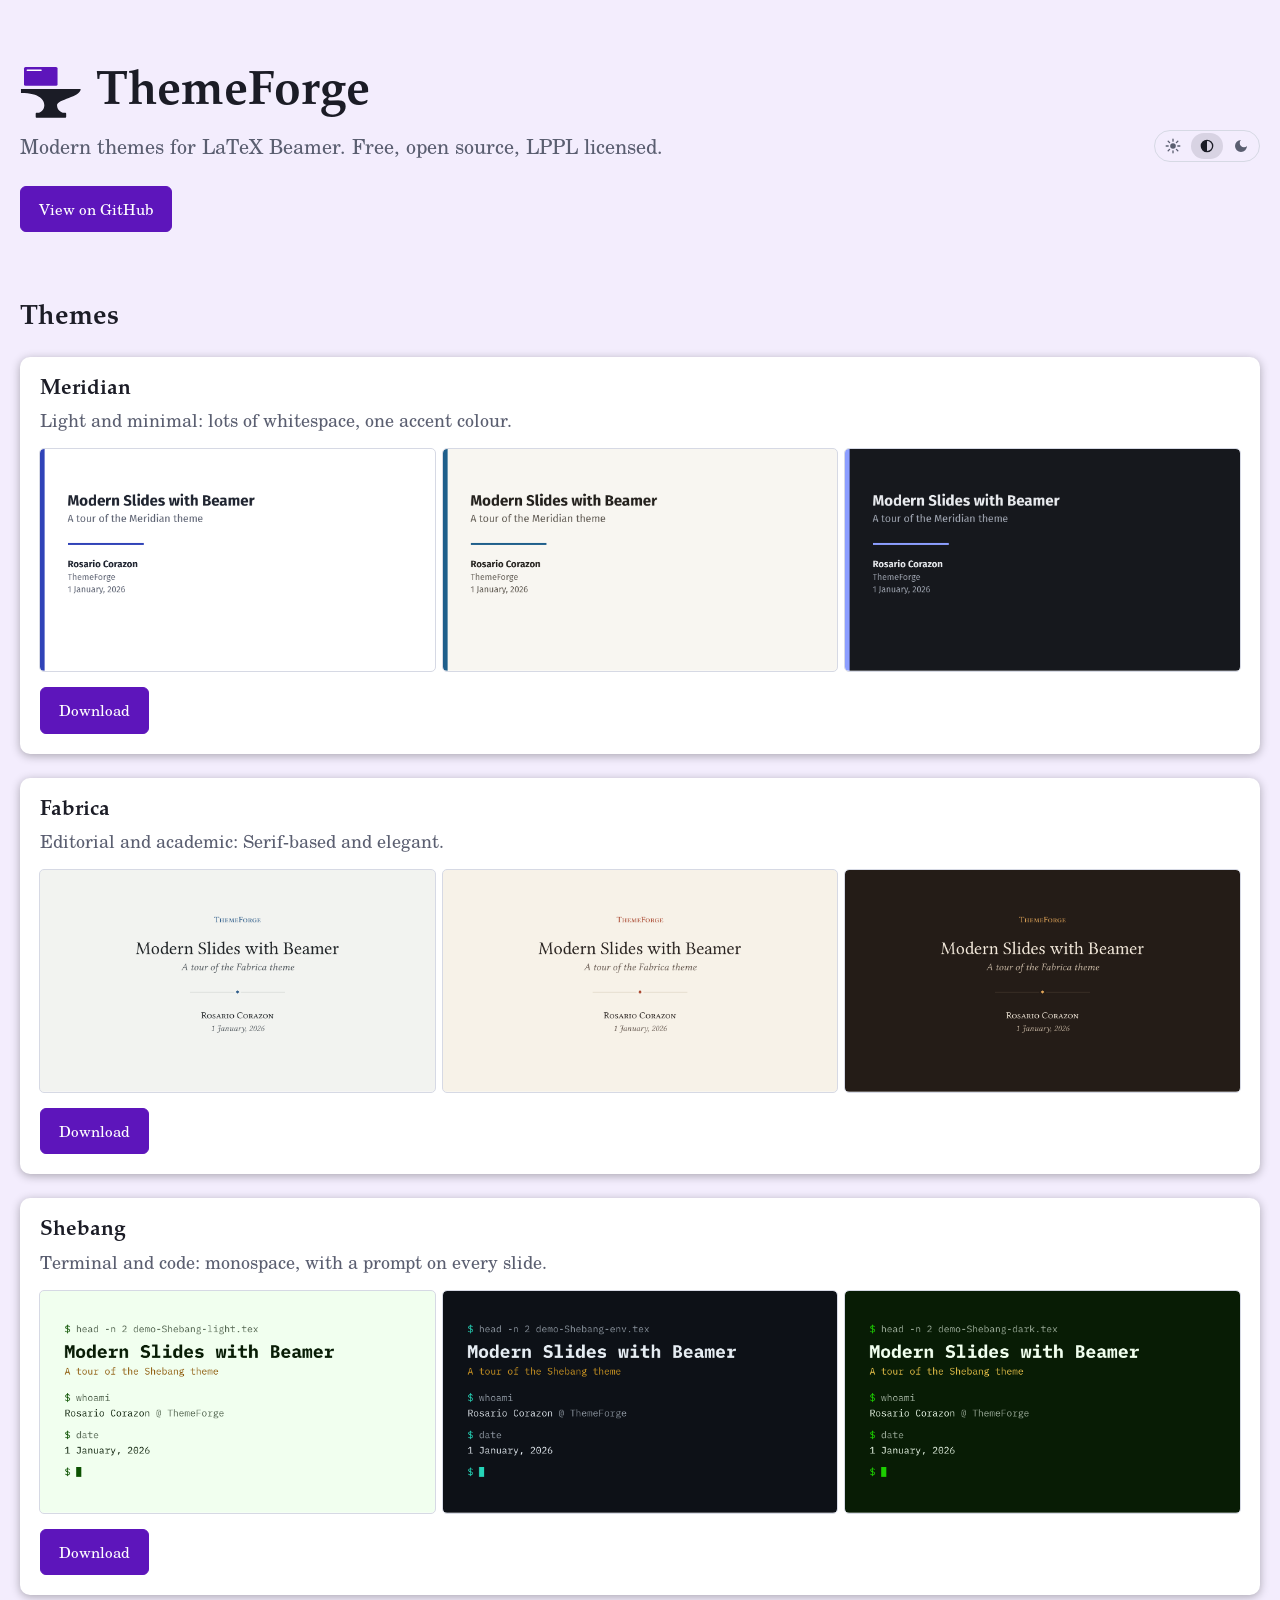
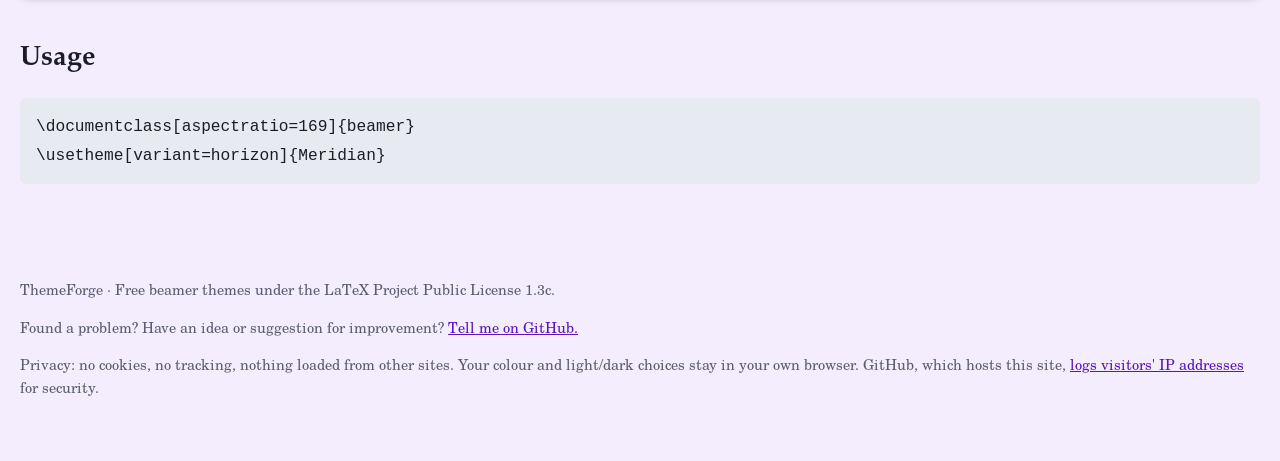
<file: docs/index.html>
<!DOCTYPE html>
<html lang="en">

<head>
    <meta charset="utf-8">
    <meta name="viewport" content="width=device-width, initial-scale=1">
    <title> ThemeForge: modern Beamer themes</title>
    <script src="mode.js"></script>
    <meta name="description" content="Free, modern themes for LaTeX Beamer presentations.">
    <meta property="og:type" content="website">
    <meta property="og:site_name" content="ThemeForge">
    <meta property="og:title" content="ThemeForge &middot; modern LaTeX beamer themes">
    <meta property="og:url" content="https://rose-ember-forge.github.io/ThemeForge/">
    <meta property="og:image" content="https://rose-ember-forge.github.io/ThemeForge/img/og-home.png">
    <meta property="og:image:alt" content="ThemeForge anvil next to ThemeForge logotype">
    <meta property="og:description" content="Free, modern themes for LaTeX Beamer presentations. Each theme comes in three variants and a live preview.">
    <meta name="twitter:card" content="summary_large_image">
    <link rel="stylesheet" href="style.css">
    <link rel="icon" href="icons/favicon.svg" type="image/svg+xml">
    <link rel="apple-touch-icon" href="icons/apple-touch-icon.png">
    <link rel="canonical" href="https://rose-ember-forge.github.io/ThemeForge/">
    <script src="home.js" defer></script>
</head>

<body>
    <header class="site-head reveal">
    <div class="wrap">
        <a class="brand" href="./">
            <svg class="logo" viewBox="35.55 22.88 32.09 27.49" aria-hidden="true">
                <path class="logo-anvil" d="m 67.138019,34.792707 c 0,4.233333 -12.303125,5.38675 -12.303125,8.466666 0,3.079916 3.175,3.96875 3.175,3.96875 h 1.058333 c 0.293158,0 0.529167,0.236009 0.529167,0.529167 v 1.5875 c 0,0.293158 -0.236009,0.529167 -0.529167,0.529167 H 44.25156 c -0.293158,0 -0.529166,-0.236009 -0.529166,-0.529167 v -1.5875 c 0,-0.293158 0.236008,-0.529167 0.529166,-0.529167 h 1.058334 c 0,0 2.910416,-0.888834 2.910416,-3.96875 0,-2.545563 -2.116667,-6.35 -12.170833,-6.35 v -2.116666 z"/>
                <rect class="logo-slide" x="37.636982" y="23.382547" width="17.4625" height="9.8226576" rx="0.79375"/>
                <rect class="logo-title" x="38.959904" y="24.738539" width="7.9375" height="0.79375" rx="0.396875"/>
              </svg>ThemeForge
            </a>
        <nav aria-label="Main">
            <a href="https://github.com/rose-ember-forge/ThemeForge" target="_blank" rel="noopener">GitHub</a>
            <!-- <button type="button" class="mode-btn" id="mode-btn">Auto</button> -->
            <div class="mode-switch" role="group" aria-label="Colour mode">
                <button type="button" data-mode-btn="light" aria-pressed="false" aria-label="Light" title="Light"></button>
                <button type="button" data-mode-btn="auto"  aria-pressed="true"  aria-label="Auto: follow the system" title="Auto"></button>
                <button type="button" data-mode-btn="dark"  aria-pressed="false" aria-label="Dark" title="Dark"></button>
            </div>
        </nav>
    </div>
    </header>

    <header class="hero">
    <h1><svg class="logo" viewBox="35.55 22.88 32.09 27.49" aria-hidden="true">
        <path class="logo-anvil" d="m 67.138019,34.792707 c 0,4.233333 -12.303125,5.38675 -12.303125,8.466666 0,3.079916 3.175,3.96875 3.175,3.96875 h 1.058333 c 0.293158,0 0.529167,0.236009 0.529167,0.529167 v 1.5875 c 0,0.293158 -0.236009,0.529167 -0.529167,0.529167 H 44.25156 c -0.293158,0 -0.529166,-0.236009 -0.529166,-0.529167 v -1.5875 c 0,-0.293158 0.236008,-0.529167 0.529166,-0.529167 h 1.058334 c 0,0 2.910416,-0.888834 2.910416,-3.96875 0,-2.545563 -2.116667,-6.35 -12.170833,-6.35 v -2.116666 z"/>
        <rect class="logo-slide" x="37.636982" y="23.382547" width="17.4625" height="9.8226576" rx="0.79375"/>
        <rect class="logo-title" x="38.959904" y="24.738539" width="7.9375" height="0.79375" rx="0.396875"/>
      </svg>ThemeForge</h1>
    <div class="hero-line" id="hero-line">

        <p>Modern themes for LaTeX Beamer. Free, open source, LPPL licensed.</p>
        <!-- Add `rel="noopener" within <a...> if I ever want that the new tab GitHub not reach back to the ThemeForge page. -->
        <div class="mode-switch" role="group" aria-label="Colour mode">
            <button type="button" data-mode-btn="light" aria-pressed="false" aria-label="Light" title="Light"></button>
            <button type="button" data-mode-btn="auto"  aria-pressed="true"  aria-label="Auto: follow the system" title="Auto"></button>
            <button type="button" data-mode-btn="dark"  aria-pressed="false" aria-label="Dark" title="Dark"></button>
        </div>
    </div>
    <a class="button" href="https://github.com/rose-ember-forge/ThemeForge" target="_blank">View on GitHub</a>
</header>

<main>

    <section id="themes">
        <h2>Themes</h2>

        <div class="cards">

            <article class="card">
                <h3><a href="themes/Meridian/">Meridian</a></h3>
                <p>Light and minimal: lots of whitespace, one accent colour.</p>
                <div class="thumbs">
                    <img src="themes/Meridian/img/Meridian-zenith.png" alt="Meridian, zenith variant" loading="lazy">
                    <img src="themes/Meridian/img/Meridian-horizon.png" alt="Meridian, horizon variant" loading="lazy">
                    <img src="themes/Meridian/img/Meridian-nadir.png"  alt="Meridian, nadir variant" loading="lazy">
                </div>
                <a class="button" href="https://github.com/rose-ember-forge/ThemeForge/releases/latest/download/ThemeForge-Meridian zip">Download</a>
            </article>

            <article class="card">
                <h3><a href="themes/Fabrica/">Fabrica</a></h3>
                <p>Editorial and academic: Serif-based and elegant.</p>
                <div class="thumbs">
                    <img src="themes/Fabrica/img/Fabrica-linen.png" alt="Fabrica, linen variant" loading="lazy">
                    <img src="themes/Fabrica/img/Fabrica-paper.png" alt="Fabrica, paper variant" loading="lazy">
                    <img src="themes/Fabrica/img/Fabrica-walnut.png" alt="Fabrica, walnut variant" loading="lazy">
                </div>
                <a class="button" href="https://github.com/rose-ember-forge/ThemeForge/releases/latest/download/ThemeForge-Fabrica.zip">Download</a>
            </article>

            <article class="card">
                <h3><a href="themes/Shebang/">Shebang</a></h3>
                <p>Terminal and code: monospace, with a prompt on every slide.</p>
                <div class="thumbs">
                    <img src="themes/Shebang/img/Shebang-light.png" alt="Shebang, light variant" loading="lazy">
                    <img src="themes/Shebang/img/Shebang-env.png" alt="Shebang, env variant" loading="lazy">
                    <img src="themes/Shebang/img/Shebang-dark.png" alt="Shebang, dark variant" loading="lazy">
                </div>
                <a class="button" href="https://github.com/rose-ember-forge/ThemeForge/releases/latest/download/ThemeForge-Shebang.zip">Download</a>
              </article>

            <!-- <article class="card is-forging">
                <h3><a href="forge/">New Theme</a></h3>
                <p>There is a new theme tempering in the forge. It will show up here when done.</p>
                <div class="thumbs">
                    <img src="img/In-The-Forge-Light.svg" alt="Ïn the forge slide screenshot, light variant" width="1280" height="720" loading="lazy">
                    <img src="img/In-The-Forge-Dark.svg" alt="Ïn the forge slide screenshot, dark variant" width="1280" height="720" loading="lazy">
                </div>
                <span class="button forge-btn">In the Forge. . .</span>
            </article>
         -->
        </div>
    </section>

    <section id="use">
        <h2>Usage</h2>
        <pre><code>\documentclass[aspectratio=169]{beamer}
\usetheme[variant=horizon]{Meridian}</code></pre>
    </section>
</main>

<footer>
    <p>ThemeForge &middot; Free beamer themes under the LaTeX Project Public License 1.3c.</p>
    <p>Found a problem? Have an idea or suggestion for improvement? <a href=https://github.com/rose-ember-forge/ThemeForge/issues/new/choose>Tell me on GitHub.</a></p>
    <p>Privacy: no cookies, no tracking, nothing loaded from other sites. Your colour and light/dark choices stay in your own browser. GitHub, which hosts this site, <a href="https://docs.github.com/en/pages/getting-started-with-github-pages/about-github-pages#data-collection">logs visitors' IP addresses</a> for security.</p>
</footer>



</body>
</html>
</file>
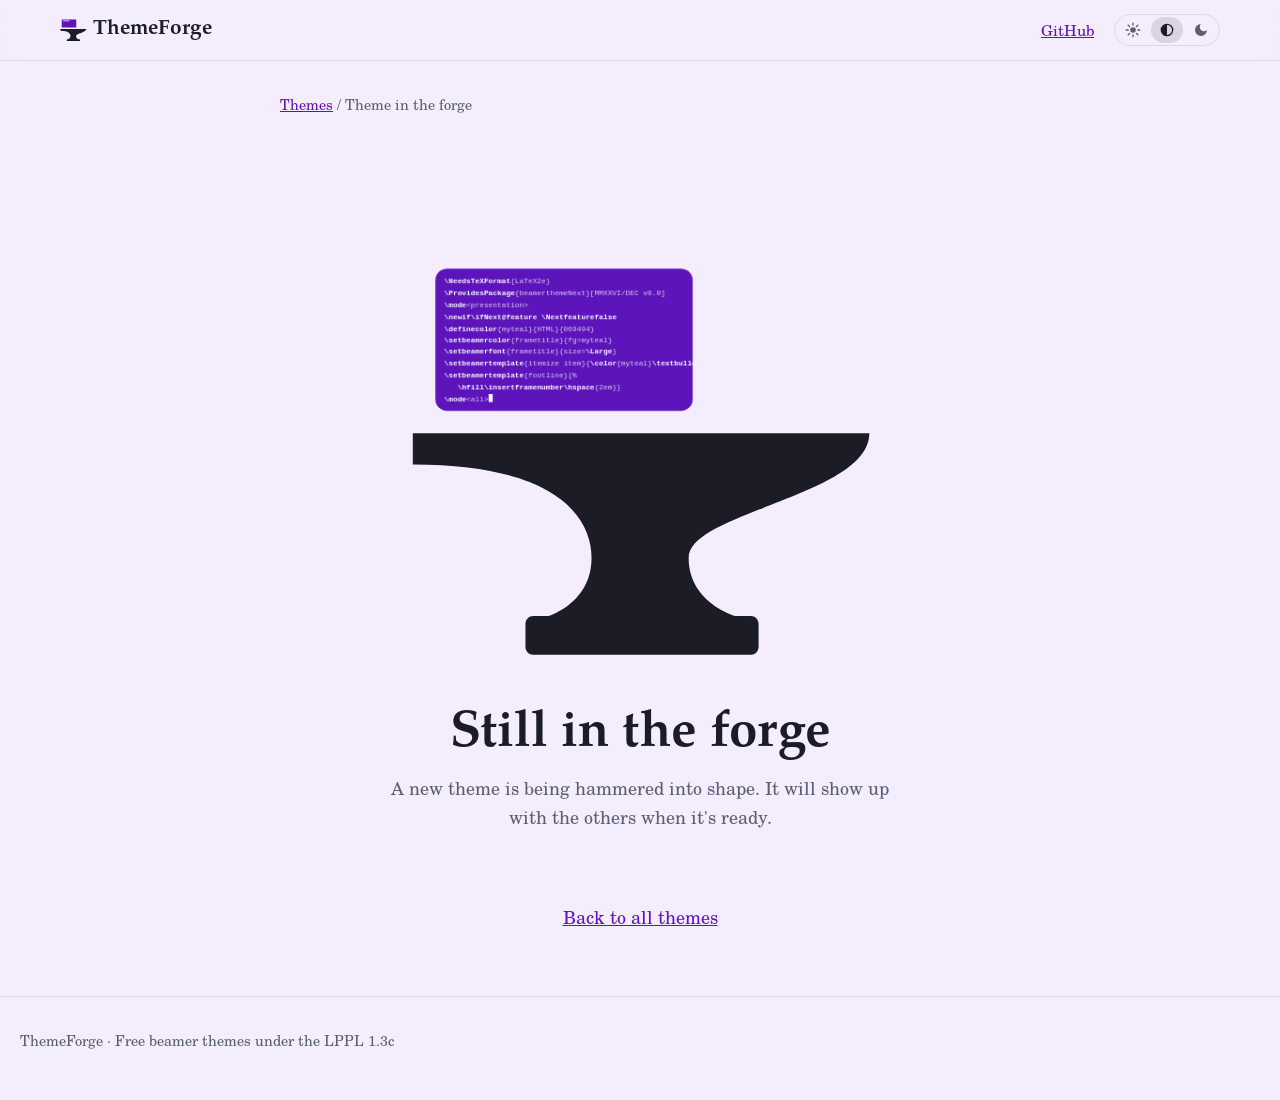
<file: docs/forge/index.html>
<!DOCTYPE html>
<html lang="en">

<head>
<meta charset="utf-8">
<meta name="viewport" content="width=device-width, initial-scale=1, viewport-fit=cover">
<title>In the Forge &middot; ThemeForge</title>
<script src="../mode.js"></script>
<meta name="description" content="A new ThemeForge theme is still in the forge.">
<link rel="stylesheet" href="../style.css">
<link rel="stylesheet" href="forge.css">
<link rel="icon" href="../icons/favicon.svg" type="image/svg+xml">
<link rel="apple-touch-icon" href="../icons/apple-touch-icon.png">
<script src="forge.js" defer></script>
<meta name="robots" content="noindex">
</head>


<body class="forge-page">

<header class="site-head">
    <div class="wrap">
        <a class="brand" href="../"><svg class="logo" viewBox="35.55 22.88 32.09 27.49" aria-hidden="true">
            <path class="logo-anvil" d="m 67.138019,34.792707 c 0,4.233333 -12.303125,5.38675 -12.303125,8.466666 0,3.079916 3.175,3.96875 3.175,3.96875 h 1.058333 c 0.293158,0 0.529167,0.236009 0.529167,0.529167 v 1.5875 c 0,0.293158 -0.236009,0.529167 -0.529167,0.529167 H 44.25156 c -0.293158,0 -0.529166,-0.236009 -0.529166,-0.529167 v -1.5875 c 0,-0.293158 0.236008,-0.529167 0.529166,-0.529167 h 1.058334 c 0,0 2.910416,-0.888834 2.910416,-3.96875 0,-2.545563 -2.116667,-6.35 -12.170833,-6.35 v -2.116666 z"/>
            <rect class="logo-slide" x="37.636982" y="23.382547" width="17.4625" height="9.8226576" rx="0.79375"/>
            <rect class="logo-title" x="38.959904" y="24.738539" width="7.9375" height="0.79375" rx="0.396875"/>
          </svg>ThemeForge</a>
        <nav aria-label="Main">
            <a  href="https://github.com/rose-ember-forge/ThemeForge"
                target="_blank"
                rel="noopener">GitHub</a>
            <div    class="mode-switch" role="group" aria-label="Colour mode">
                <button type="button" data-mode-btn="light" aria-pressed="false" aria-label="Light" title="Light"></button>
                <button type="button" data-mode-btn="auto" aria-pressed="false" aria-label="Auto: Follow the system theme" title="Auto"></button>
                <button type="button" data-mode-btn="dark" aria-pressed="false" aria-label="Dark" title="Dark"></button>
            </div>
        </nav>
    </div>
</header>

<main class="forge" data-name="Next">
    <div class="crumb"><a href="../">Themes</a> / Theme in the forge</div>

    <div class="stage-wrap">
        <button type="button" class="stage" id="stage" aria-label="Strike the anvil" aria-disabled="true">
        <span class="rig" id="rig">
            <span class="glow" id="glow"></span>
            <svg class="anvil" id="anvil" viewBox="31.5 14 40 38" aria-hidden="true">
                <path d="m 67.138019,34.792707 c 0,4.233333 -12.303125,5.38675 -12.303125,8.466666 0,3.079916 3.175,3.96875 3.175,3.96875 h 1.058333 c 0.293158,0 0.529167,0.236009 0.529167,0.529167 v 1.5875 c 0,0.293158 -0.236009,0.529167 -0.529167,0.529167 H 44.25156 c -0.293158,0 -0.529166,-0.236009 -0.529166,-0.529167 v -1.5875 c 0,-0.293158 0.236008,-0.529167 0.529166,-0.529167 h 1.058334 c 0,0 2.910416,-0.888834 2.910416,-3.96875 0,-2.545563 -2.116667,-6.35 -12.170833,-6.35 v -2.116666 z"/>
                <!-- Restart arrow: drawn onto the anvil's body once the log runs out -->
                <g class="again" id="again">
                    <path class="again-arc" id="again-arc" pathLength="1" d="M 52.45 37.955 A 1.9 1.9 0 1 1 50.55 37.955"/>
                    <path class="again-head" id="again-head" d="M 51.33 37.505 L 50.25 37.435 L 50.85 38.475 Z"/>
                </g>
            </svg>
            <span class="ring" id="ring"></span>
            <span class="slide" id="slide" aria-hidden="true">
                <span class="frame" id="frame">
                    <span class="ft">In the Forge</span>
                    <ul><li><span style="width: 78%"></span></li>
                        <li><span style="width: 58%"></span></li>
                        <li><span style="width: 68%"></span></li></ul>
                    <span class="fl">
                        <span class="bar"><i id="bar"></i></span>
                        <span class="pg">1</span>
                    </span>
                </span>
                <span class="src" id="src"></span>
                <span class="heat" id="heat"></span>
            </span>
            <span class="fx" id="fx" aria-hidden="true"></span>
        </span>
        </button>
    </div>

    <h1 id="title">Still in the forge</h1>
    <p class="lede">A new theme is being hammered into shape. It will show up with the others when it's ready.</p>
    <p class="hint" id="hint" aria-live="polite"></p>
    <ol class="log" id="log" aria-live="polite"></ol>

    <a class="back" href="../">Back to all themes</a>
</main>

<footer class="site-foot">
    <div class="wrap">ThemeForge &middot; Free beamer themes under the LPPL 1.3c</div>
</footer>

</body>
</html>
</file>
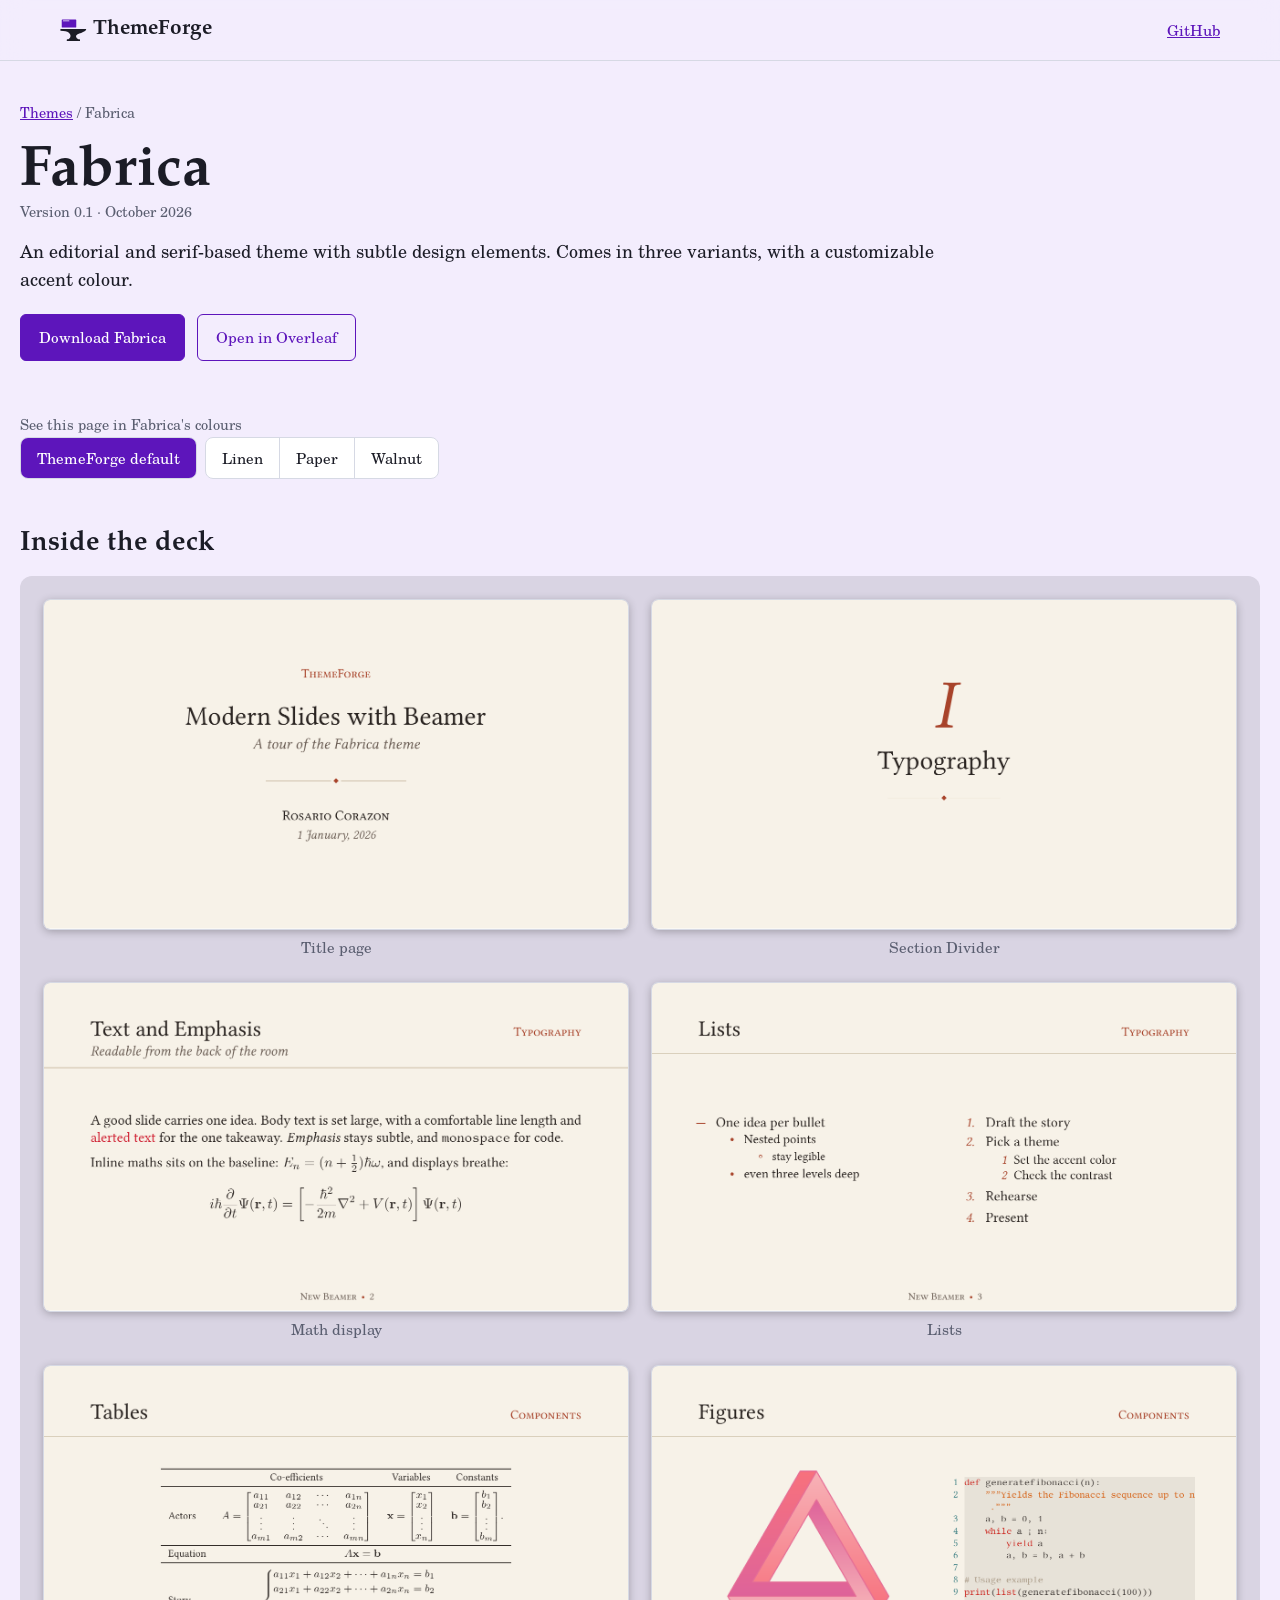
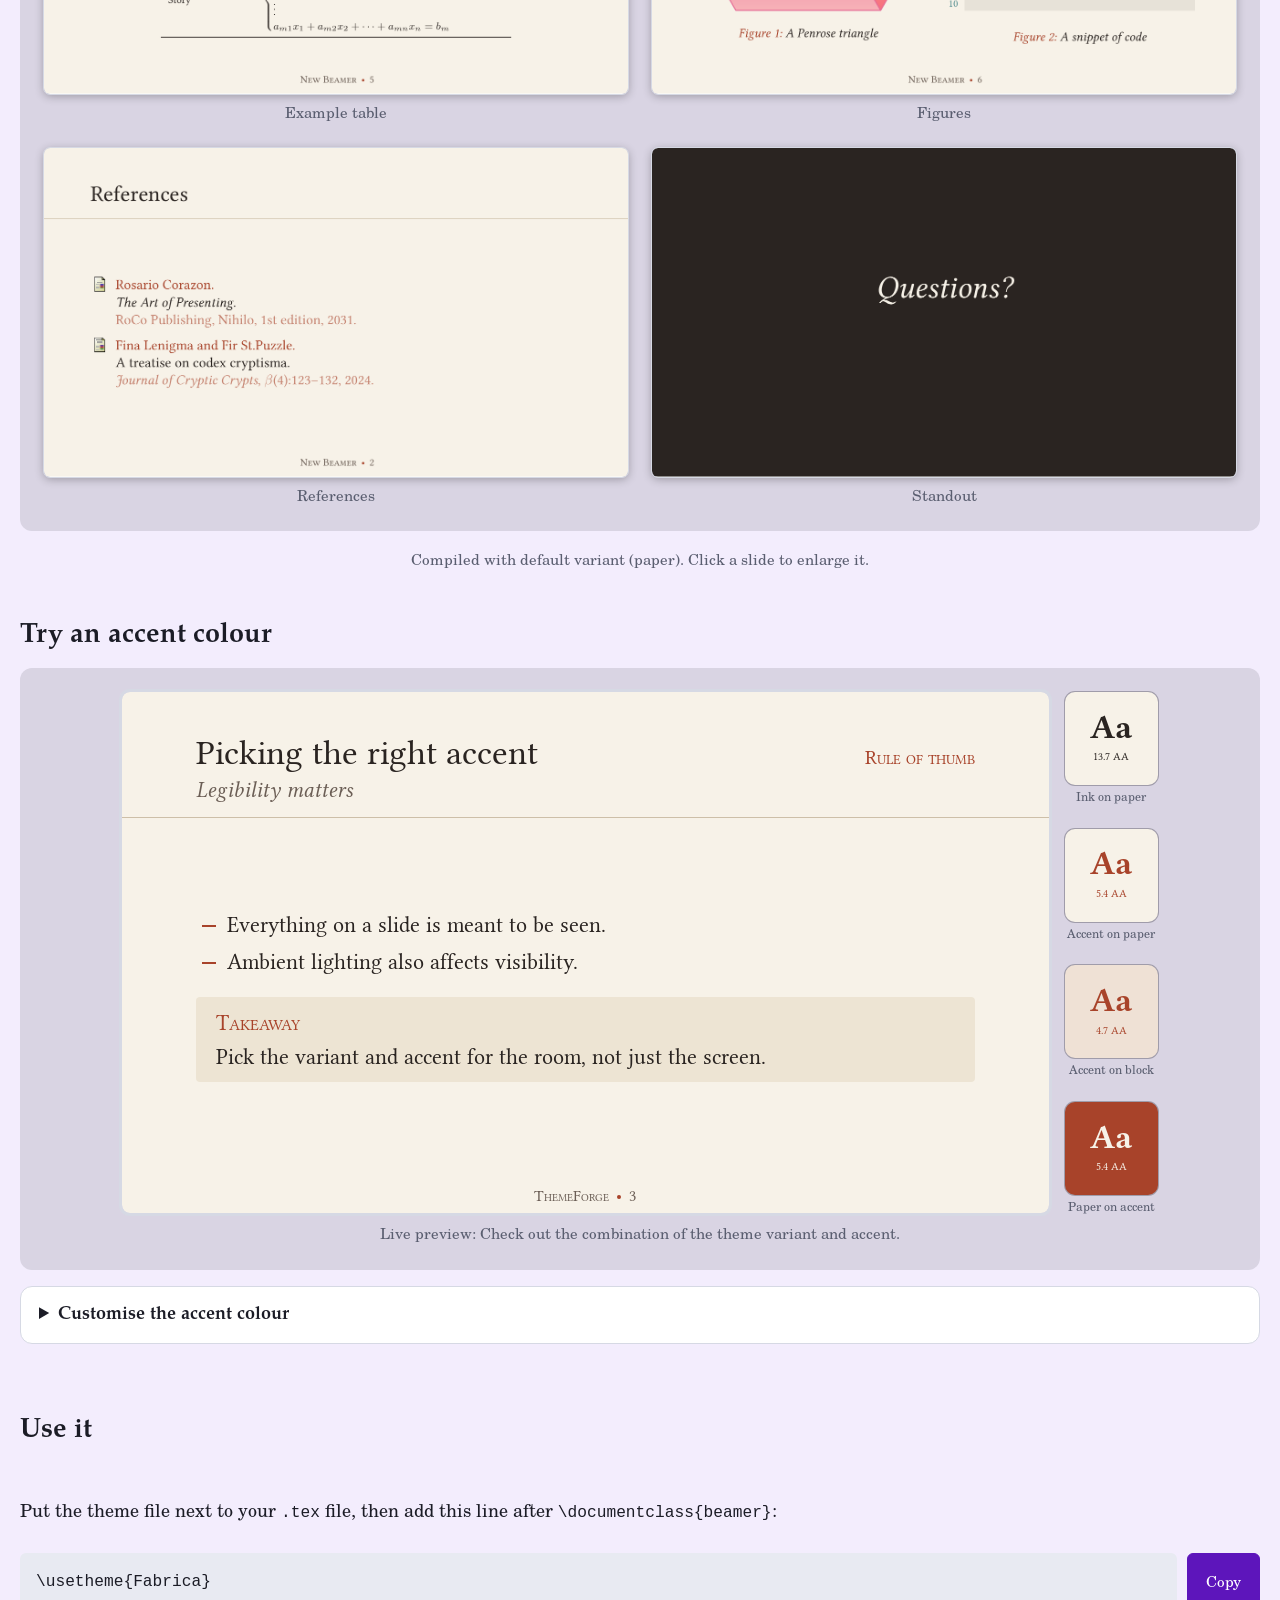
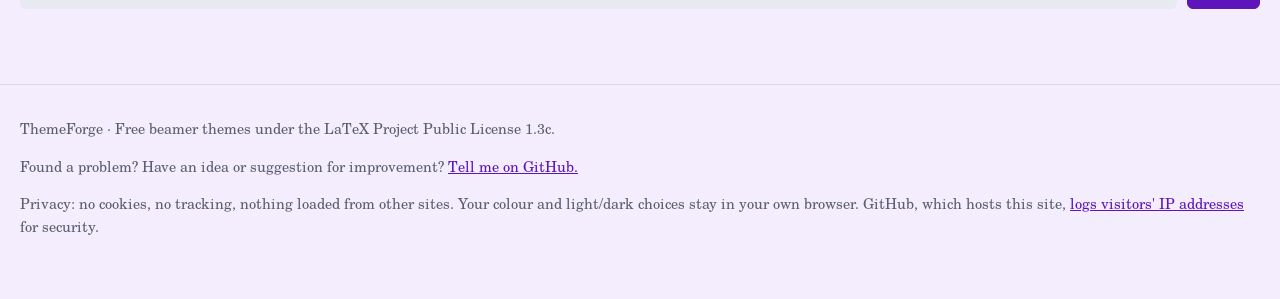
<file: docs/themes/Fabrica/index.html>
<!DOCTYPE html>
<html lang="en" data-theme="Fabrica">
<head>
<meta charset="utf-8">
<meta name="viewport" content="width=device-width, initial-scale=1, viewport-fit=cover">
<title>Fabrica, a LaTeX beamer theme &middot; ThemeForge</title>
<script src="../../mode.js"></script>
<meta name="description" content="Fabrica is a free editorial Beamer theme for LaTeX, with serif type, warm colours and three variants: paper, linen and walnut.">
<meta property="og:type" content="website">
<meta property="og:site_name" content="ThemeForge">
<meta property="og:title" content="Fabrica, a serif-based LaTeX beamer theme">
<meta property="og:description" content="An editorial, serif-based beamer theme with three variants.">
<meta property="og:url" content="https://rose-ember-forge.github.io/ThemeForge/themes/Fabrica/">
<meta property="og:image" content="https://rose-ember-forge.github.io/ThemeForge/themes/Fabrica/img/Fabrica-paper.png">
<meta property="og:image:alt" content="Fabrica's title slide in the paper variant">
<meta name="twitter:card" content="summary_large_image">
<link rel="stylesheet" href="../../style.css">
<link rel="stylesheet" href="theme-style.css">
<link rel="icon" href="../../icons/favicon.svg" type="image/svg+xml">
<link rel="apple-touch-icon" href="../../icons/apple-touch-icon.png">
<link rel="canonical" href="https://rose-ember-forge.github.io/ThemeForge/themes/Fabrica/">
</head>
<body>

<header class="site-head">
    <div class="wrap">
        <a class="brand" href="../../"><svg class="logo" viewBox="35.55 22.88 32.09 27.49" aria-hidden="true">
            <path class="logo-anvil" d="m 67.138019,34.792707 c 0,4.233333 -12.303125,5.38675 -12.303125,8.466666 0,3.079916 3.175,3.96875 3.175,3.96875 h 1.058333 c 0.293158,0 0.529167,0.236009 0.529167,0.529167 v 1.5875 c 0,0.293158 -0.236009,0.529167 -0.529167,0.529167 H 44.25156 c -0.293158,0 -0.529166,-0.236009 -0.529166,-0.529167 v -1.5875 c 0,-0.293158 0.236008,-0.529167 0.529166,-0.529167 h 1.058334 c 0,0 2.910416,-0.888834 2.910416,-3.96875 0,-2.545563 -2.116667,-6.35 -12.170833,-6.35 v -2.116666 z"/>
            <rect class="logo-slide" x="37.636982" y="23.382547" width="17.4625" height="9.8226576" rx="0.79375"/>
            <rect class="logo-title" x="38.959904" y="24.738539" width="7.9375" height="0.79375" rx="0.396875"/>
          </svg>ThemeForge</a>
        <nav aria-label="Main">
        <!-- <a href="../../">Themes</a> -->
        <!-- <a href="#">Guide</a> -->
        <a href="https://github.com/rose-ember-forge/ThemeForge" target="_blank">GitHub</a>
        </nav>
    </div>
</header>

<main>
<div class="wrap">

    <!-- Intro: name, one-line pitch, download -->
    <section class="intro">
    <div class="crumb"><a href="../../">Themes</a> / Fabrica</div>
    <h1>Fabrica</h1>
    <p class="version">Version 0.1 &middot; October 2026</p>
    <p>An editorial and serif-based theme with subtle design elements. Comes in three variants, with a customizable accent colour.</p>
    <div class="actions">
        <a class="button" href="https://github.com/rose-ember-forge/ThemeForge/releases/latest/download/ThemeForge-Fabrica.zip">Download Fabrica</a>
        <!-- &middot; <a href="https://github.com/rose-ember-forge/ThemeForge/blob/main/themes/Fabrica/CHANGELOG.md">What's new</a></p> -->
        <a class="button quiet" href="https://www.overleaf.com/docs?snip_uri=https%3A%2F%2Fgithub.com%2Frose-ember-forge%2FThemeForge%2Freleases%2Flatest%2Fdownload%2FThemeForge-Fabrica.zip&amp;engine=pdflatex" target="_blank" rel="noopener">Open in Overleaf</a>
    </div>
    </section>

    <!-- Look switcher. "Site default" removes data-look. -->
    <!-- <section class="look" aria-labelledby="look-label"> -->
    <span class="look-label" id="look-label">See this page in Fabrica's colours</span>
    <div class="look-bar" role="group" aria-labelledby="look-label">
        <div class="seg look-default">
            <button type="button" data-look-btn="default" aria-pressed="true">ThemeForge default</button>
        </div>
        <div class="seg look-variants">
            <button type="button" data-look-btn="linen" aria-pressed="false">Linen</button>
            <button type="button" data-look-btn="paper" aria-pressed="false">Paper</button>
            <button type="button" data-look-btn="walnut" aria-pressed="false">Walnut</button>
        </div>
    </div>

    <!-- </section> -->

    <!-- Screenshots: six real slides, three rows of two.
         data-slide names the file: "" = title page, "p3" = page 3, and so on.
         theme-page.js swaps every src (and the zoom link) when the variant changes. -->
    <section class="shots" aria-labelledby="shots-title">
        <h2 id="shots-title">Inside the deck</h2>
        <div class="gallery">
            <figure>
                <a class="zoom" href="img/Fabrica-paper.png"><img data-slide="" data-desc="title page" src="img/Fabrica-paper.png" alt="Fabrica title page, paper variant" width="1280" height="720"></a>
                <figcaption>Title page</figcaption>
            </figure>
            <figure>
                <a class="zoom" href="img/Fabrica-paper-divider.png"><img data-slide="divider" data-desc="divider" src="img/Fabrica-paper-divider.png" alt="Fabrica section divider, paper variant" width="1280" height="720" loading="lazy"></a>
                <figcaption>Section Divider</figcaption>
            </figure>
            <figure>
                <a class="zoom" href="img/Fabrica-paper-math.png"><img data-slide="math" data-desc="math" src="img/Fabrica-paper-math.png" alt="Fabrica math, paper variant" width="1280" height="720" loading="lazy"></a>
                <figcaption>Math display</figcaption>
            </figure>
            <figure>
                <a class="zoom" href="img/Fabrica-paper-lists.png"><img data-slide="lists" data-desc="lists" src="img/Fabrica-paper-lists.png" alt="Fabrica lists, paper variant" width="1280" height="720" loading="lazy"></a>
                <figcaption>Lists</figcaption>
            </figure>
            <figure>
                <a class="zoom" href="img/Fabrica-paper-tables.png"><img data-slide="tables" data-desc="table" src="img/Fabrica-paper-tables.png" alt="Fabrica example table, paper variant" width="1280" height="720" loading="lazy"></a>
                <figcaption>Example table</figcaption>
            </figure>
            <figure>
                <a class="zoom" href="img/Fabrica-paper-figures.png"><img data-slide="figures" data-desc="figures" src="img/Fabrica-paper-figures.png" alt="Fabrica figure and code snippet, paper variant" width="1280" height="720" loading="lazy"></a>
                <figcaption>Figures</figcaption>
            </figure>
            <figure>
                <a class="zoom" href="img/Fabrica-paper-refs.png"><img data-slide="refs" data-desc="references slide" src="img/Fabrica-paper-refs.png" alt="Fabrica references slide, paper variant" width="1280" height="720" loading="lazy"></a>
                <figcaption>References</figcaption>
            </figure>
            <figure>
                <a class="zoom" href="img/Fabrica-paper-standout.png"><img data-slide="standout" data-desc="standout slide" src="img/Fabrica-paper-standout.png" alt="Fabrica standout slide, paper variant" width="1280" height="720" loading="lazy"></a>
                <figcaption>Standout</figcaption>
            </figure>
        </div>
        <p class="note" id="shots-cap">Compiled with default variant (paper). Click a slide to enlarge it.</p>
    </section>

    <!-- Live slide, full width: try an accent colour before you compile -->
    <section class="try" aria-labelledby="try-title">
        <h2 id="try-title">Try an accent colour</h2>
        <figure class="live-figure">
        <div class="live-stage">
            <div class="live-slot">
                <div class="live" id="live" data-variant="paper" role="img"
                     aria-label="Live preview of a Fabrica content slide with the chosen accent colour">
                  <div class="ft">
                    <div class="ft-row">
                      <span class="ftitle">Picking the right accent</span>
                      <span class="fsec">Rule of thumb</span>
                    </div>
                    <div class="fsub">Legibility matters</div>
                    <div class="rule"></div>
                  </div>
                  <div class="body">
                    <ul>
                      <li>Everything on a slide is meant to be seen.</li>
                      <li>Ambient lighting also affects visibility.</li>
                    </ul>
                    <div class="block"><b>Takeaway</b>Pick the variant and accent for the room, not just the screen.</div>
                  </div>
                  <div class="fl"><span>ThemeForge</span><span class="dot"></span><span>3</span></div>
                </div>
              </div>

                <ul class="pairs" aria-label="Contrast of the slide's colour pairs">
                    <li class="pair" data-fg="ink" data-bg="paper"><span class="pair-chip"><b>Aa</b><span class="pair-ratio"></span></span><span class="pair-name">Ink on paper</span></li>
                    <li class="pair" data-fg="accent" data-bg="paper"><span class="pair-chip"><b>Aa</b><span class="pair-ratio"></span></span><span class="pair-name">Accent on paper</span></li>
                    <li class="pair" data-fg="accent" data-bg="tint"><span class="pair-chip"><b>Aa</b><span class="pair-ratio"></span></span><span class="pair-name">Accent on block</span></li>
                    <li class="pair" data-fg="paper" data-bg="accent"><span class="pair-chip"><b>Aa</b><span class="pair-ratio"></span></span><span class="pair-name">Paper on accent</span></li>
                </ul>
        </div>
            <figcaption>Live preview: Check out the combination of the theme variant and accent.</figcaption>
        </figure>


        <!-- Customisation: Check out how the colours work -->
        <details class="panel" id="customise">
        <summary>Customise the accent colour</summary>
        <div class="inner">
            <div class="swatches" role="group" aria-label="Preset accents">
            <button type="button" class="swatch" data-hex="#7A2333" aria-pressed="false" aria-label="Oxblood 7A2333"></button>
            <button type="button" class="swatch" data-hex="#4F6228" aria-pressed="false" aria-label="Moss 4F6228"></button>
            <button type="button" class="swatch" data-hex="#8A5A12" aria-pressed="false" aria-label="Ochre 8A5A12"></button>
            <button type="button" class="swatch" data-hex="#1F4E6B" aria-pressed="false" aria-label="Prussian blue 1F4E6B"></button>
            <button type="button" class="swatch" data-hex="#9EC3D9" aria-pressed="false" aria-label="Sky 9EC3D9, for the walnut variant"></button>
            <button type="button" class="swatch" data-hex="#C3B1E1" aria-pressed="false" aria-label="Heather C3B1E1, for the walnut variant"></button>
            </div>
            <div class="picker">
            <label for="accent-input">Or pick any colour</label>
            <input type="color" id="accent-input" value="#1f5f8b">
            <button type="button" class="button quiet" id="accent-reset">Reset to Fabrica's accent</button>
            </div>
            <p class="contrast" id="contrast" aria-live="polite"></p>
            <aside class="grades" aria-labelledby="grades-title">
                <h3 id="grades-title">Reading the squares</h3>
                <p>Each square shows the contrast between its two colours, from 1:1 (the same colour) to 21:1 (black on white).</p>
                <dl>
                    <dt>AA</dt>    <dd>4.5 or higher. Meets the WCAG guideline for normal text.</dd>
                    <dt>large</dt> <dd>3 to 4.5. Fine for large or bold text, such as titles.</dd>
                    <dt>low</dt>   <dd>Below 3. Probably too low to be useful, especially on a projector.</dd>
                </dl>
            </aside>
        </div>
        </details>
    </section>

    <!-- Line to copy and paste into source -->
    <section class="snippet" aria-labelledby="snippet-title">
    <h2 id="snippet-title">Use it</h2>
    <p>Put the theme file next to your <code>.tex</code> file, then add this line after <code>\documentclass{beamer}</code>:</p>
    <div class="row">
        <pre><code id="snippet">\usetheme{Fabrica}</code></pre>
        <button type="button" class="button" id="copy">Copy</button>
    </div>
    <div class="copied" id="copied" aria-live="polite"></div>
    </section>

</div>
</main>
  
<footer class="site-foot">
    <div class="wrap">ThemeForge &middot; Free beamer themes under the LaTeX Project Public License 1.3c.</div>
    <p>Found a problem? Have an idea or suggestion for improvement? <a href=https://github.com/rose-ember-forge/ThemeForge/issues/new/choose>Tell me on GitHub.</a></p>
    <p>Privacy: no cookies, no tracking, nothing loaded from other sites. Your colour and light/dark choices stay in your own browser. GitHub, which hosts this site, <a href="https://docs.github.com/en/pages/getting-started-with-github-pages/about-github-pages#data-collection">logs visitors' IP addresses</a> for security.</p>
</footer>

<script>
window.THEME = {
    name: "Fabrica",
    defaultVariant: "paper",
    hasAccent: true,
    variants: {
    linen:   { paper: "#F2F3F0", accent: "#2F5D8A" },
    paper:   { paper: "#F7F2E8", accent: "#A8432A" },
    walnut:  { paper: "#241C17", accent: "#E0A458" }
    }
};
</script>
<script src="../../theme-page.js"></script>
<script src="../../zoom.js"></script>
</body>
</html>
</file>
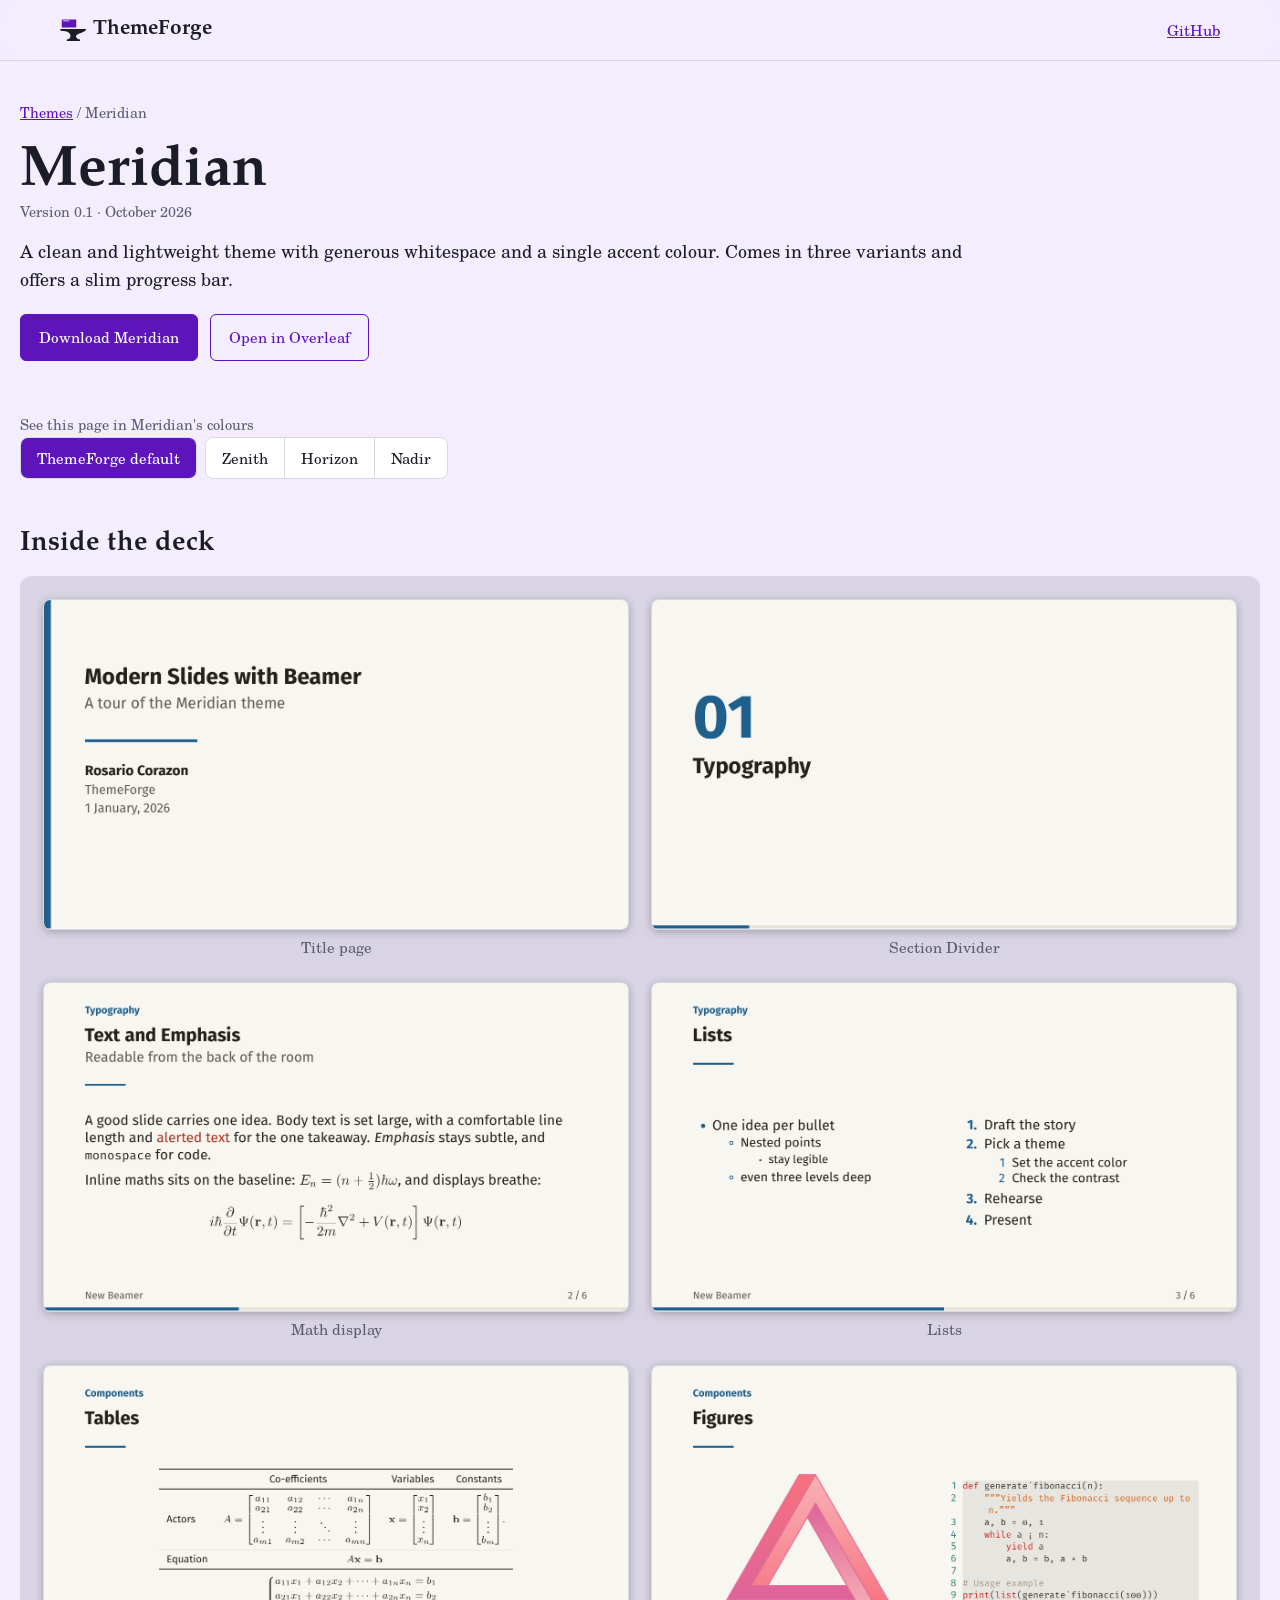
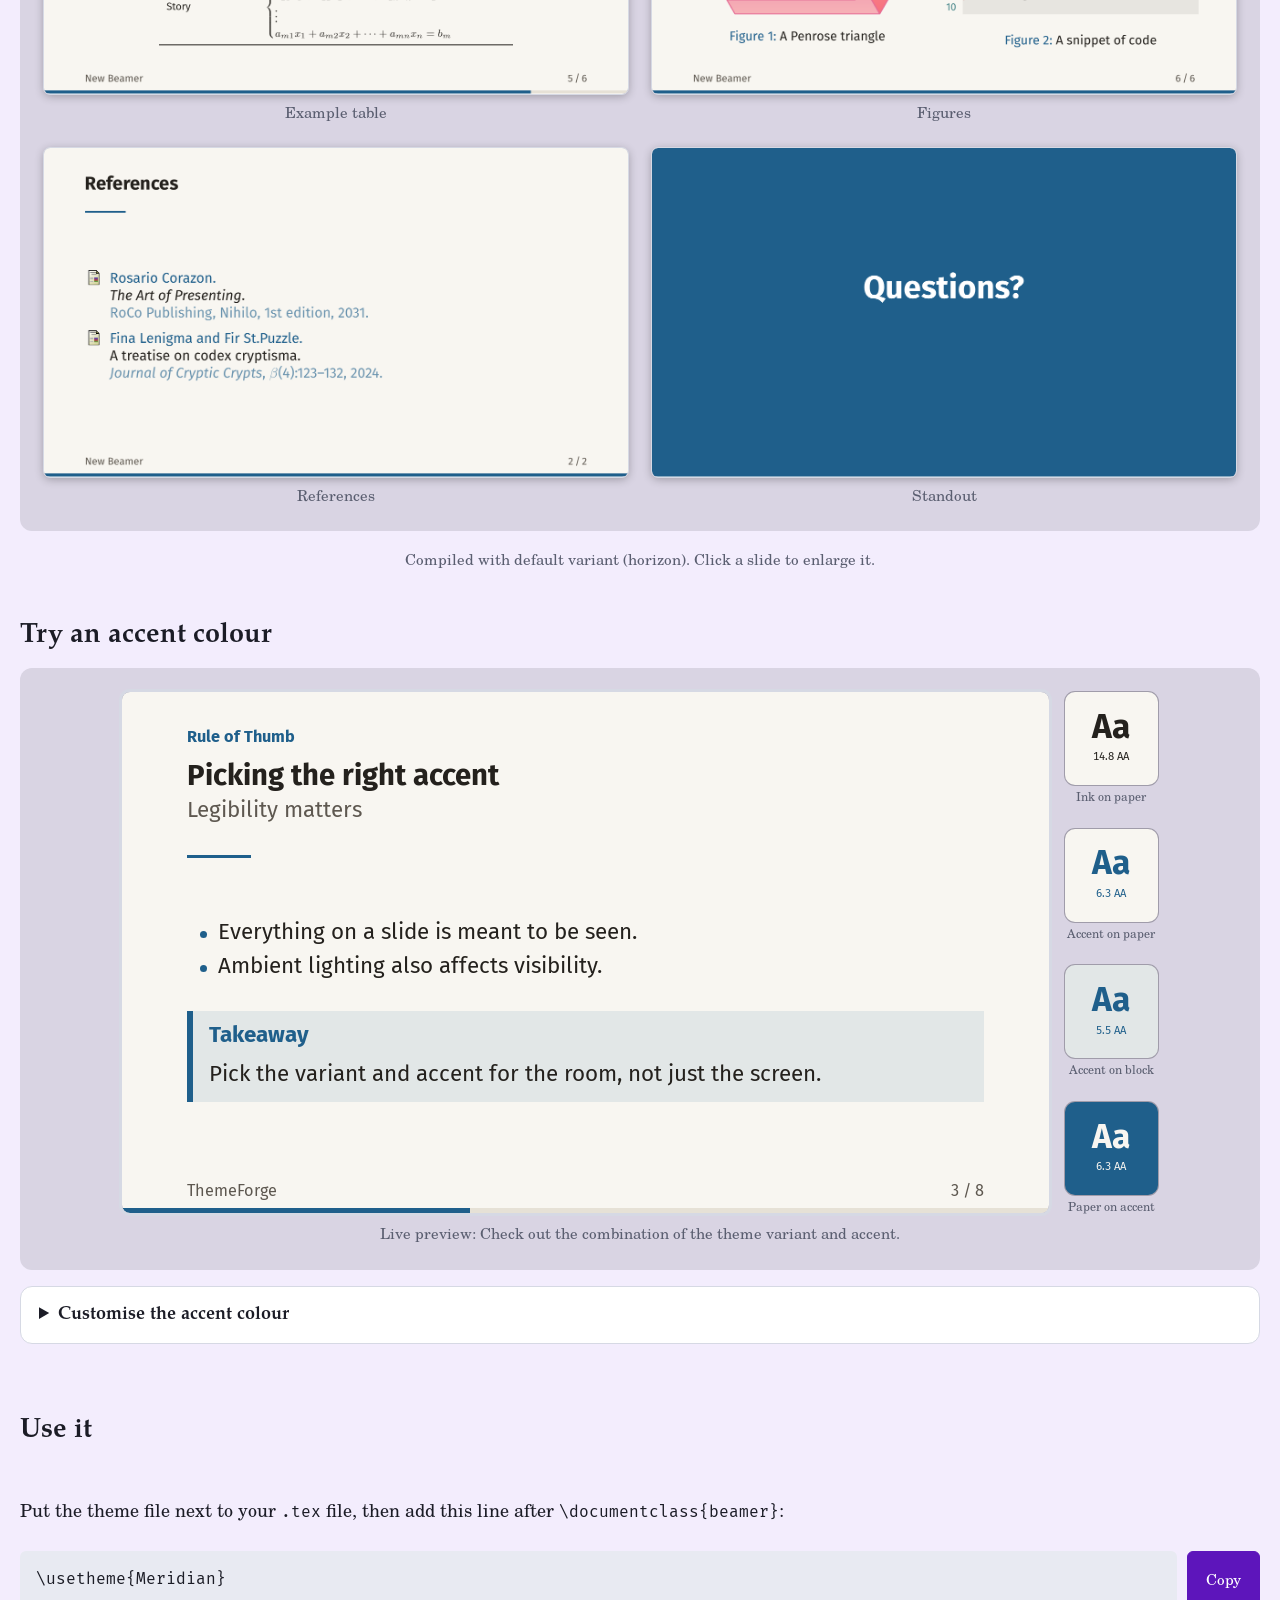
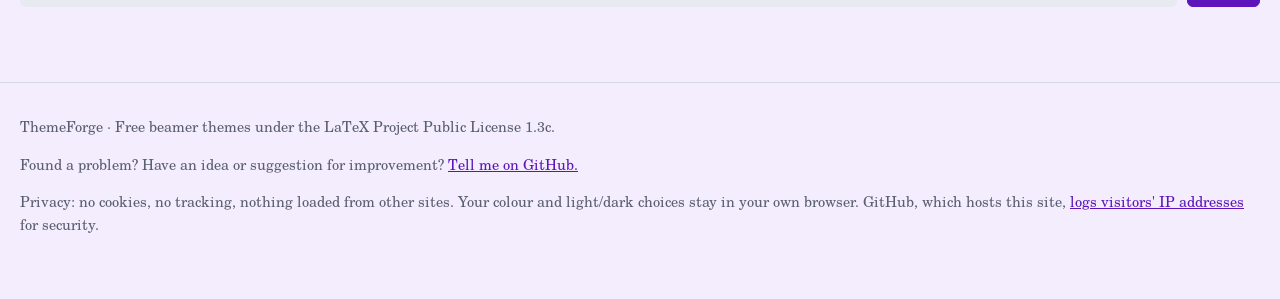
<file: docs/themes/Meridian/index.html>
<!DOCTYPE html>
<html lang="en" data-theme="Meridian">
<head>
<meta charset="utf-8">
<meta name="viewport" content="width=device-width, initial-scale=1, viewport-fit=cover">
<title>Meridian, a LaTeX beamer theme &middot; ThemeForge </title>
<script src="../../mode.js"></script>
<meta name="description" content="Meridian is a clean light LaTeX beamer theme. It offers cool colours, sans serif type, and three variants: zenith, horizon, and nadir.">
<meta property="og:type" content="website">
<meta property="og:site_name" content="ThemeForge">
<meta property="og:title" content="Meridian, a modern LaTeX beamer theme">
<meta property="og:description" content="A clean light beamer theme with three variants and a slim progress bar.">
<meta property="og:url" content="https://rose-ember-forge.github.io/ThemeForge/themes/Meridian/">
<meta property="og:image" content="https://rose-ember-forge.github.io/ThemeForge/themes/Meridian/img/Meridian-horizon.png">
<meta property="og:image:alt" content="Meridian's title slide in the horizon variant">
<meta name="twitter:card" content="summary_large_image">
<link rel="stylesheet" href="../../style.css">
<link rel="stylesheet" href="theme-style.css">
<link rel="icon" href="../../icons/favicon.svg" type="image/svg+xml">
<link rel="apple-touch-icon" href="../../icons/apple-touch-icon.png">
<link rel="canonical" href="https://rose-ember-forge.github.io/ThemeForge/themes/Meridian/">
</head>
<body>

<header class="site-head">
    <div class="wrap">
        <a class="brand" href="../../"><svg class="logo" viewBox="35.55 22.88 32.09 27.49" aria-hidden="true">
            <path class="logo-anvil" d="m 67.138019,34.792707 c 0,4.233333 -12.303125,5.38675 -12.303125,8.466666 0,3.079916 3.175,3.96875 3.175,3.96875 h 1.058333 c 0.293158,0 0.529167,0.236009 0.529167,0.529167 v 1.5875 c 0,0.293158 -0.236009,0.529167 -0.529167,0.529167 H 44.25156 c -0.293158,0 -0.529166,-0.236009 -0.529166,-0.529167 v -1.5875 c 0,-0.293158 0.236008,-0.529167 0.529166,-0.529167 h 1.058334 c 0,0 2.910416,-0.888834 2.910416,-3.96875 0,-2.545563 -2.116667,-6.35 -12.170833,-6.35 v -2.116666 z"/>
            <rect class="logo-slide" x="37.636982" y="23.382547" width="17.4625" height="9.8226576" rx="0.79375"/>
            <rect class="logo-title" x="38.959904" y="24.738539" width="7.9375" height="0.79375" rx="0.396875"/>
          </svg>ThemeForge</a>
        <nav aria-label="Main">
        <!-- <a href="../../">Themes</a> -->
        <!-- <a href="#">Guide</a> -->
        <a href="https://github.com/rose-ember-forge/ThemeForge" target="_blank">GitHub</a>
        </nav>
    </div>
</header>

<main>
<div class="wrap">

    <!-- Intro: name, one-line pitch, download -->
    <section class="intro">
    <div class="crumb"><a href="../../">Themes</a> / Meridian</div>
    <h1>Meridian</h1>
    <p class="version">Version 0.1 &middot; October 2026</p>
    <p>A clean and lightweight theme with generous whitespace and a single accent colour. Comes in three variants and offers a slim progress bar.</p>
    <div class="actions">
        <a class="button" href="https://github.com/rose-ember-forge/ThemeForge/releases/latest/download/ThemeForge-Meridian.zip">Download Meridian</a>
         <!-- &middot; <a href="https://github.com/rose-ember-forge/ThemeForge/blob/main/themes/Meridian/CHANGELOG.md">What's new</a></p> -->
        <a class="button quiet" href="https://www.overleaf.com/docs?snip_uri=https%3A%2F%2Fgithub.com%2Frose-ember-forge%2FThemeForge%2Freleases%2Flatest%2Fdownload%2FThemeForge-Meridian.zip&amp;engine=pdflatex" target="_blank" rel="noopener">Open in Overleaf</a>
    </div>
    </section>

    <!-- Look switcher. "Site default" removes data-look. -->
    <!-- <section class="look" aria-labelledby="look-label"> -->
    <span class="look-label" id="look-label">See this page in Meridian's colours</span>
    <div class="look-bar" role="group" aria-labelledby="look-label">
        <div class="seg look-default">
            <button type="button" data-look-btn="default" aria-pressed="true">ThemeForge default</button>
        </div>
        <div class="seg look-variants">
            <button type="button" data-look-btn="zenith" aria-pressed="false">Zenith</button>
            <button type="button" data-look-btn="horizon" aria-pressed="false">Horizon</button>
            <button type="button" data-look-btn="nadir" aria-pressed="false">Nadir</button>
        </div>
    </div>

    </section>

    <!-- Screenshots: six real slides, three rows of two.
         data-slide names the file: "" = title page, "p3" = page 3, and so on.
         theme-page.js swaps every src (and the zoom link) when the variant changes. -->
    <section class="shots" aria-labelledby="shots-title">
        <h2 id="shots-title">Inside the deck</h2>
        <div class="gallery">
            <figure>
                <a class="zoom" href="img/Meridian-horizon.png"><img data-slide="" data-desc="title page" src="img/Meridian-horizon.png" alt="Meridian title page, horizon variant" width="1280" height="720"></a>
                <figcaption>Title page</figcaption>
            </figure>
            <figure>
                <a class="zoom" href="img/Meridian-horizon-divider.png"><img data-slide="divider" data-desc="divider" src="img/Meridian-horizon-divider.png" alt="Meridian section divider, horizon variant" width="1280" height="720" loading="lazy"></a>
                <figcaption>Section Divider</figcaption>
            </figure>
            <figure>
                <a class="zoom" href="img/Meridian-horizon-math.png"><img data-slide="math" data-desc="math" src="img/Meridian-horizon-math.png" alt="Meridian math, horizon variant" width="1280" height="720" loading="lazy"></a>
                <figcaption>Math display</figcaption>
            </figure>
            <figure>
                <a class="zoom" href="img/Meridian-horizon-lists.png"><img data-slide="lists" data-desc="lists" src="img/Meridian-horizon-lists.png" alt="Meridian lists, horizon variant" width="1280" height="720" loading="lazy"></a>
                <figcaption>Lists</figcaption>
            </figure>
            <figure>
                <a class="zoom" href="img/Meridian-horizon-tables.png"><img data-slide="tables" data-desc="table" src="img/Meridian-horizon-tables.png" alt="Meridian example table, horizon variant" width="1280" height="720" loading="lazy"></a>
                <figcaption>Example table</figcaption>
            </figure>
            <figure>
                <a class="zoom" href="img/Meridian-horizon-figures.png"><img data-slide="figures" data-desc="figures" src="img/Meridian-horizon-figures.png" alt="Meridian figure and code snippet, horizon variant" width="1280" height="720" loading="lazy"></a>
                <figcaption>Figures</figcaption>
            </figure>
            <figure>
                <a class="zoom" href="img/Meridian-horizon-refs.png"><img data-slide="refs" data-desc="references slide" src="img/Meridian-horizon-refs.png" alt="Meridian references slide, horizon variant" width="1280" height="720" loading="lazy"></a>
                <figcaption>References</figcaption>
            </figure>
            <figure>
                <a class="zoom" href="img/Meridian-horizon-standout.png"><img data-slide="standout" data-desc="standout slide" src="img/Meridian-horizon-standout.png" alt="Meridian standout slide, horizon variant" width="1280" height="720" loading="lazy"></a>
                <figcaption>Standout</figcaption>
            </figure>
        </div>
        <p class="note" id="shots-cap">Compiled with default variant (horizon). Click a slide to enlarge it.</p>
    </section>

    <!-- Live slide, full width: try an accent colour before you compile -->
    <section class="try" aria-labelledby="try-title">
        <h2 id="try-title">Try an accent colour</h2>
        <figure class="live-figure">
        <div class="live-stage">
            <div class="live-slot">
            <div class="live" id="live" data-variant="horizon" role="img" aria-label="Live preview of a Meridian content slide with the chosen accent colour">
                <div class="ft">
                    <div class="eyebrow">Rule of Thumb</div>
                    <div class="ftitle">Picking the right accent</div>
                    <div class="fsub">Legibility matters</div>
                    <div class="rule"></div>
                </div>
                <div class="body">
                    <ul>
                        <li>Everything on a slide is meant to be seen.</li>
                        <li>Ambient lighting also affects visibility.</li>
                    </ul>
                    <div class="block"><b>Takeaway</b>Pick the variant and accent for the room, not just the screen.</div>
                </div>
                <div class="fl"><span>ThemeForge</span><span>3 / 8</span></div>
                <div class="track"><div class="bar"></div></div>
            </div>
            </div>

                <ul class="pairs" aria-label="Contrast of the slide's colour pairs">
                    <li class="pair" data-fg="ink" data-bg="paper"><span class="pair-chip"><b>Aa</b><span class="pair-ratio"></span></span><span class="pair-name">Ink on paper</span></li>
                    <li class="pair" data-fg="accent" data-bg="paper"><span class="pair-chip"><b>Aa</b><span class="pair-ratio"></span></span><span class="pair-name">Accent on paper</span></li>
                    <li class="pair" data-fg="accent" data-bg="tint"><span class="pair-chip"><b>Aa</b><span class="pair-ratio"></span></span><span class="pair-name">Accent on block</span></li>
                    <li class="pair" data-fg="paper" data-bg="accent"><span class="pair-chip"><b>Aa</b><span class="pair-ratio"></span></span><span class="pair-name">Paper on accent</span></li>
                </ul>
        </div>
            <figcaption>Live preview: Check out the combination of the theme variant and accent.</figcaption>
        </figure>


        <!-- Customisation: Check out how the colours work -->
        <details class="panel" id="customise">
        <summary>Customise the accent colour</summary>
        <div class="inner">
            <div class="swatches" role="group" aria-label="Preset accents">
            <button type="button" class="swatch" data-hex="#0F766E" aria-pressed="false" aria-label="Teal 0F766E"></button>
            <button type="button" class="swatch" data-hex="#6B3FA0" aria-pressed="false" aria-label="Plum 6B3FA0"></button>
            <button type="button" class="swatch" data-hex="#A34A00" aria-pressed="false" aria-label="Amber A34A00"></button>
            <button type="button" class="swatch" data-hex="#334155" aria-pressed="false" aria-label="Slate 334155"></button>
            <button type="button" class="swatch" data-hex="#5EC4B6" aria-pressed="false" aria-label="Mint 5EC4B6, for the nadir variant"></button>
            <button type="button" class="swatch" data-hex="#F2B35E" aria-pressed="false" aria-label="Gold F2B35E, for the nadir variant"></button>
            </div>
            <div class="picker">
            <label for="accent-input">Or pick any colour</label>
            <input type="color" id="accent-input" value="#1f5f8b">
            <button type="button" class="button quiet" id="accent-reset">Reset to Meridian’s accent</button>
            </div>
            <p class="contrast" id="contrast" aria-live="polite"></p>
            <aside class="grades" aria-labelledby="grades-title">
                <h3 id="grades-title">Reading the squares</h3>
                <p>Each square shows the contrast between its two colours, from 1:1 (the same colour) to 21:1 (black on white).</p>
                <dl>
                    <dt>AA</dt>    <dd>4.5 or higher. Meets the WCAG guideline for normal text.</dd>
                    <dt>large</dt> <dd>3 to 4.5. Fine for large or bold text, such as titles.</dd>
                    <dt>low</dt>   <dd>Below 3. Probably too low to be useful, especially on a projector.</dd>
                </dl>
            </aside>
        </div>
        </details>
    </section>

    <!-- Line to copy and paste into source -->
    <section class="snippet" aria-labelledby="snippet-title">
    <h2 id="snippet-title">Use it</h2>
    <p>Put the theme file next to your <code>.tex</code> file, then add this line after <code>\documentclass{beamer}</code>:</p>
    <div class="row">
        <pre><code id="snippet">\usetheme{Meridian}</code></pre>
        <button type="button" class="button" id="copy">Copy</button>
    </div>
    <div class="copied" id="copied" aria-live="polite"></div>
    </section>

</div>
</main>
  
<footer class="site-foot">
    <div class="wrap">ThemeForge &middot; Free beamer themes under the LaTeX Project Public License 1.3c.</div>
    <p>Found a problem? Have an idea or suggestion for improvement? <a href=https://github.com/rose-ember-forge/ThemeForge/issues/new/choose>Tell me on GitHub.</a></p>
    <p>Privacy: no cookies, no tracking, nothing loaded from other sites. Your colour and light/dark choices stay in your own browser. GitHub, which hosts this site, <a href="https://docs.github.com/en/pages/getting-started-with-github-pages/about-github-pages#data-collection">logs visitors' IP addresses</a> for security.</p>
</footer>

<script>
window.THEME = {
    name: "Meridian",
    defaultVariant: "horizon",
    hasAccent: true,
    variants: {
    zenith: { paper: "#FFFFFF", accent: "#3043B8" },
    horizon: { paper: "#F8F6F1", accent: "#1F5F8B" },
    nadir:  { paper: "#16181D", accent: "#8C9EFF" }
    }
};
</script>
<script src="../../theme-page.js"></script>
<script src="../../zoom.js"></script>
</body>
</html>
</file>
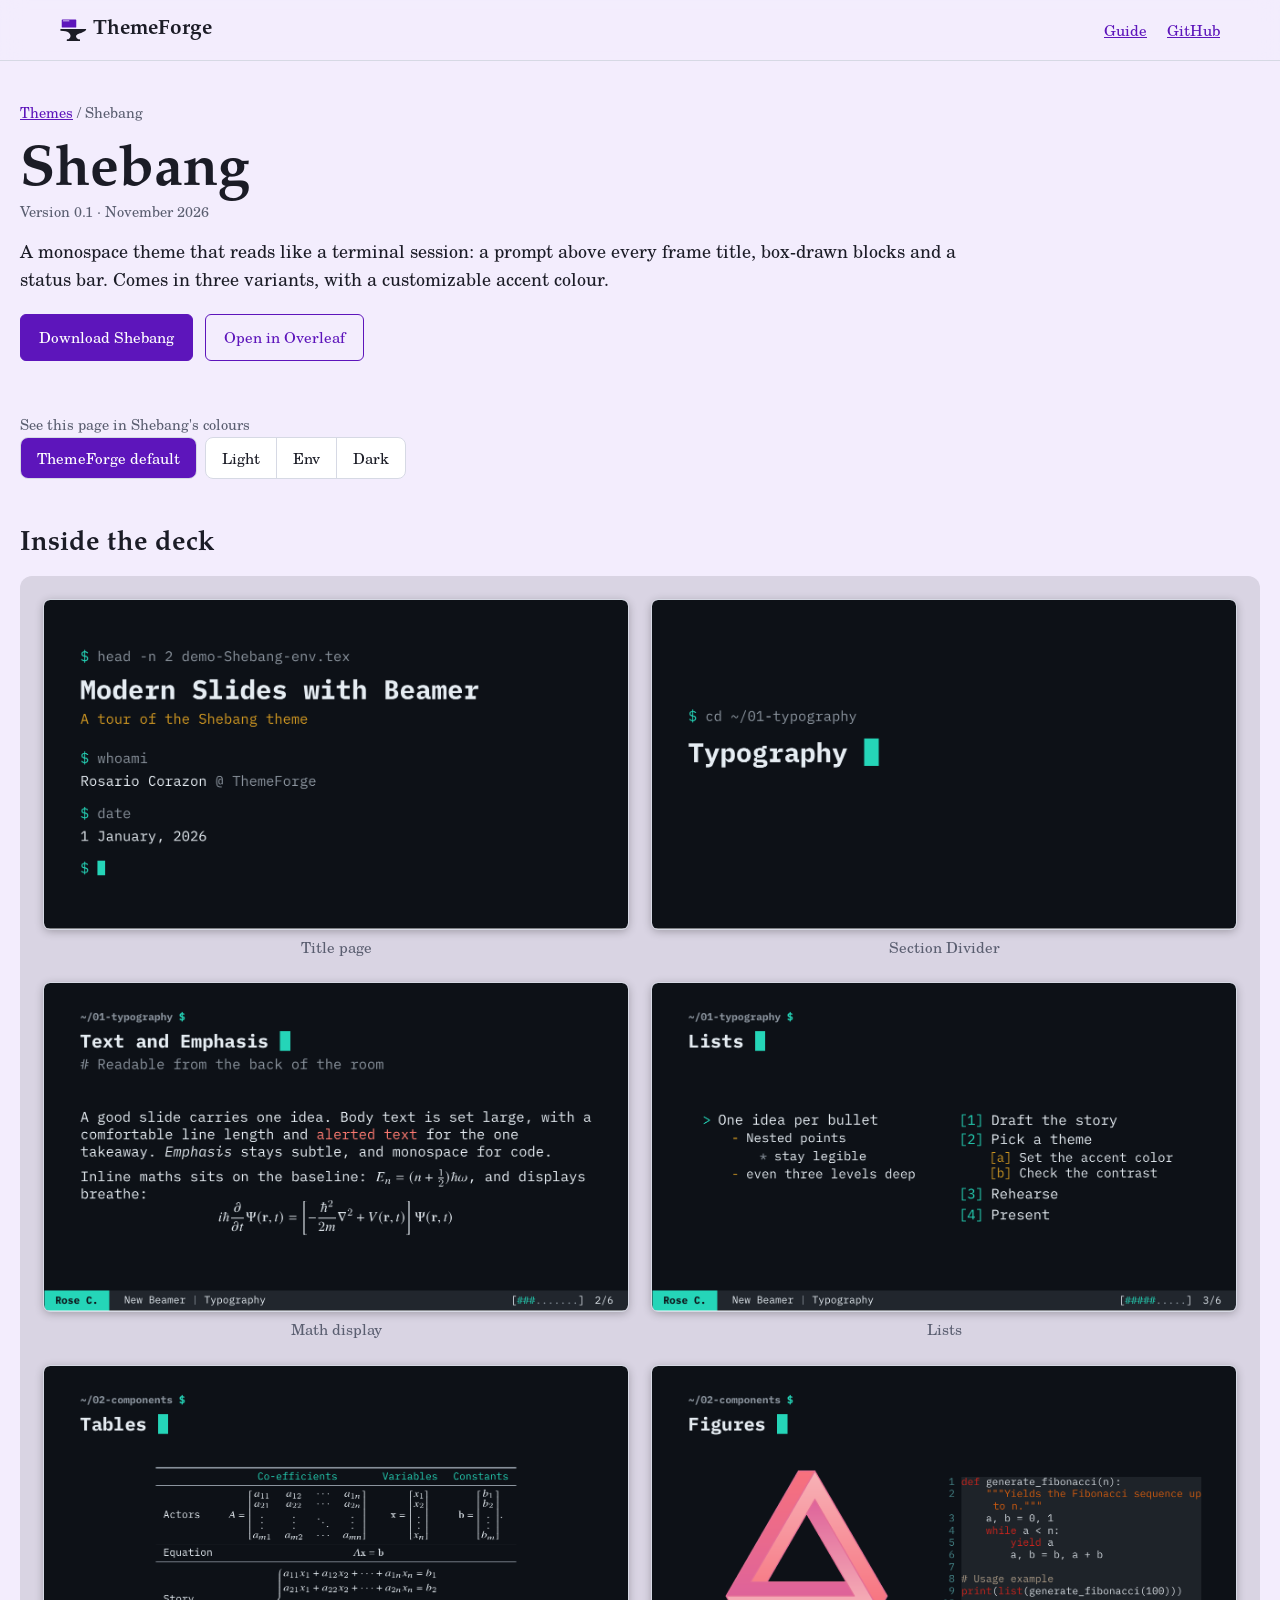
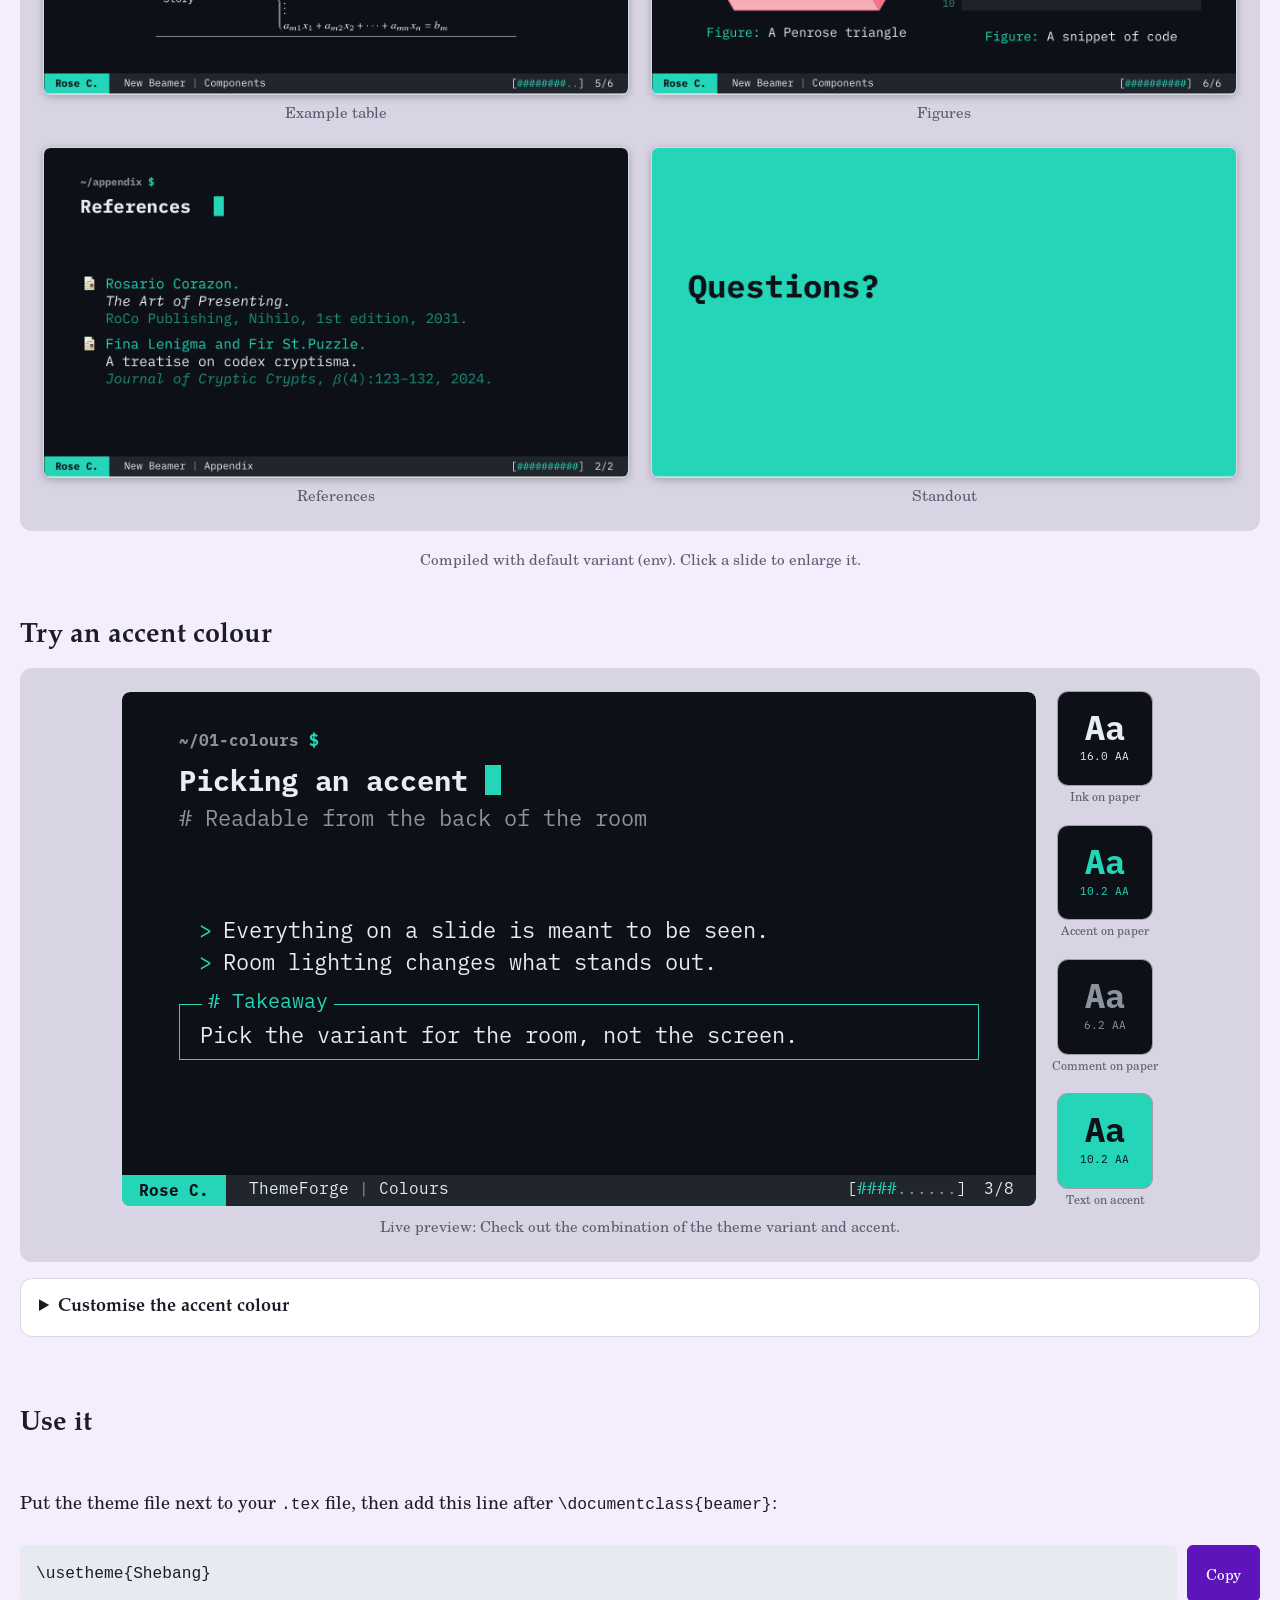
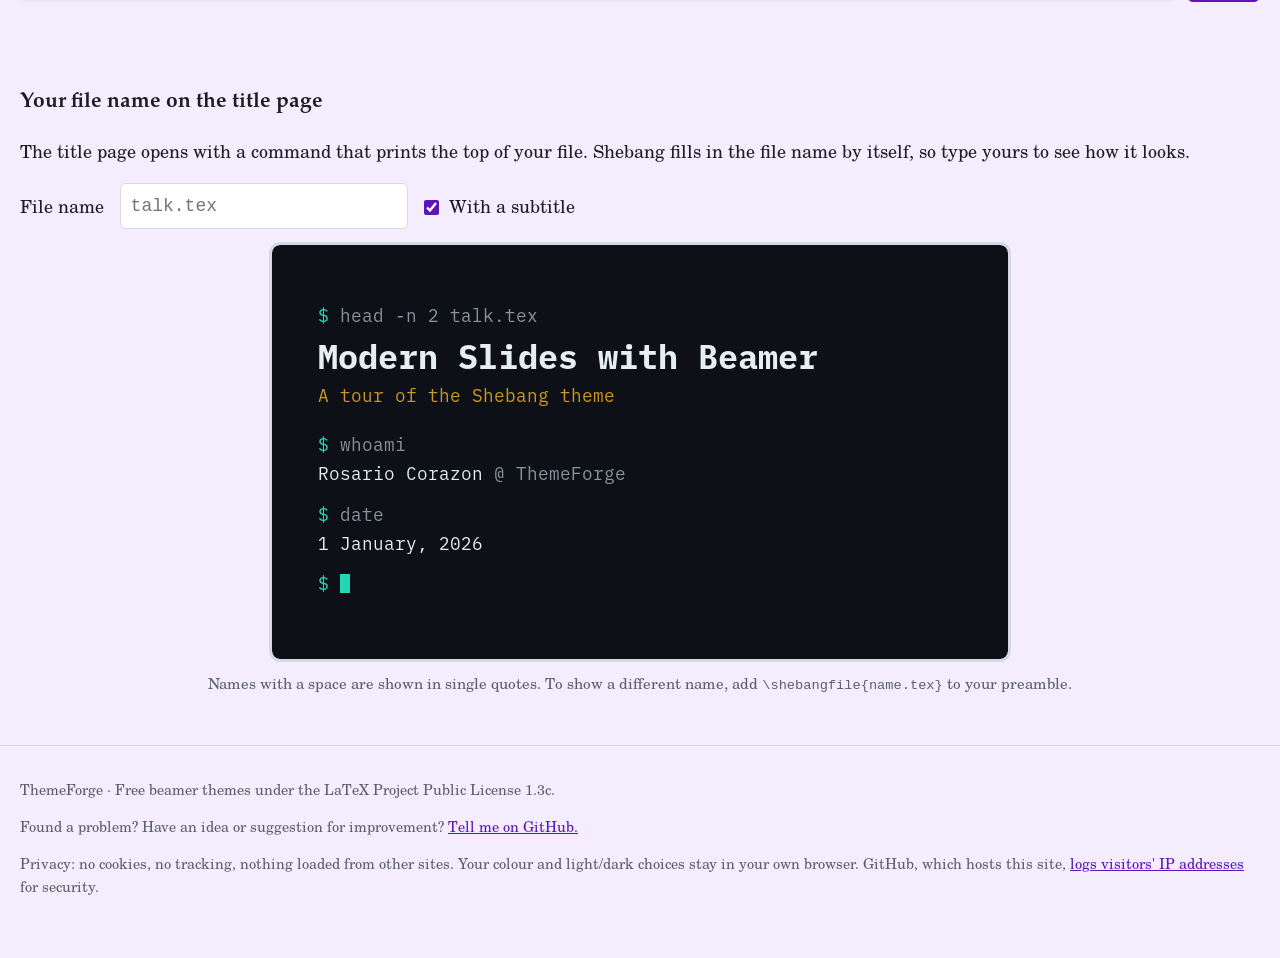
<file: docs/themes/Shebang/index.html>
<!DOCTYPE html>
<html lang="en" data-theme="Shebang">
<head>
<meta charset="utf-8">
<meta name="viewport" content="width=device-width, initial-scale=1, viewport-fit=cover">
<title>Shebang, a LaTeX beamer theme &middot; ThemeForge</title>
<script src="../../mode.js"></script>
<meta name="description" content="Shebang is a free monospace Beamer theme for LaTeX that reads like a terminal session, with three variants: env, light and dark.">
<meta property="og:type" content="website">
<meta property="og:site_name" content="ThemeForge">
<meta property="og:title" content="Shebang, a monospace LaTeX beamer theme">
<meta property="og:description" content="A terminal-style, monospace beamer theme with three variants.">
<meta property="og:url" content="https://rose-ember-forge.github.io/ThemeForge/themes/Shebang/">
<meta property="og:image" content="https://rose-ember-forge.github.io/ThemeForge/themes/Shebang/img/Shebang-env.png">
<meta property="og:image:alt" content="Shebang's title slide in the env variant">
<meta name="twitter:card" content="summary_large_image">
<link rel="stylesheet" href="../../style.css">
<link rel="stylesheet" href="theme-style.css">
<link rel="icon" href="../../icons/favicon.svg" type="image/svg+xml">
<link rel="apple-touch-icon" href="../../icons/apple-touch-icon.png">
<link rel="canonical" href="https://rose-ember-forge.github.io/ThemeForge/themes/Shebang/">
</head>
<body>

<header class="site-head">
    <div class="wrap">
        <a class="brand" href="../../"><svg class="logo" viewBox="35.55 22.88 32.09 27.49" aria-hidden="true">
            <path class="logo-anvil" d="m 67.138019,34.792707 c 0,4.233333 -12.303125,5.38675 -12.303125,8.466666 0,3.079916 3.175,3.96875 3.175,3.96875 h 1.058333 c 0.293158,0 0.529167,0.236009 0.529167,0.529167 v 1.5875 c 0,0.293158 -0.236009,0.529167 -0.529167,0.529167 H 44.25156 c -0.293158,0 -0.529166,-0.236009 -0.529166,-0.529167 v -1.5875 c 0,-0.293158 0.236008,-0.529167 0.529166,-0.529167 h 1.058334 c 0,0 2.910416,-0.888834 2.910416,-3.96875 0,-2.545563 -2.116667,-6.35 -12.170833,-6.35 v -2.116666 z"/>
            <rect class="logo-slide" x="37.636982" y="23.382547" width="17.4625" height="9.8226576" rx="0.79375"/>
            <rect class="logo-title" x="38.959904" y="24.738539" width="7.9375" height="0.79375" rx="0.396875"/>
          </svg>ThemeForge</a>
        <nav aria-label="Main">
        <!-- <a href="../../">Themes</a> -->
        <a href="https://github.com/rose-ember-forge/ThemeForge/tree/master/themes/Shebang#README.md" target="_blank">Guide</a>
        <a href="https://github.com/rose-ember-forge/ThemeForge" target="_blank">GitHub</a>
        </nav>
    </div>
</header>

<main>
<div class="wrap">

    <!-- Intro: name, one-line pitch, download -->
    <section class="intro">
    <div class="crumb"><a href="../../">Themes</a> / Shebang</div>
    <h1>Shebang</h1>
    <p class="version">Version 0.1 &middot; November 2026</p>
    <p>A monospace theme that reads like a terminal session: a prompt above every frame title, box-drawn blocks and a status bar. Comes in three variants, with a customizable accent colour.</p>
    <div class="actions">
        <a class="button" href="https://github.com/rose-ember-forge/ThemeForge/releases/latest/download/ThemeForge-Shebang.zip">Download Shebang</a>
        <!-- &middot; <a href="https://github.com/rose-ember-forge/ThemeForge/blob/main/themes/Shebang/CHANGELOG.md">What's new</a></p> -->
        <a class="button quiet" href="https://www.overleaf.com/docs?snip_uri=https%3A%2F%2Fgithub.com%2Frose-ember-forge%2FThemeForge%2Freleases%2Flatest%2Fdownload%2FThemeForge-Shebang.zip&amp;engine=pdflatex" target="_blank" rel="noopener">Open in Overleaf</a>
    </div>
    </section>

    <!-- Look switcher. "Site default" removes data-look. -->
    <!-- <section class="look" aria-labelledby="look-label"> -->
    <span class="look-label" id="look-label">See this page in Shebang's colours</span>
    <div class="look-bar" role="group" aria-labelledby="look-label">
        <div class="seg look-default">
            <button type="button" data-look-btn="default" aria-pressed="true">ThemeForge default</button>
        </div>
        <div class="seg look-variants">
            <button type="button" data-look-btn="light" aria-pressed="false">Light</button>
            <button type="button" data-look-btn="env" aria-pressed="false">Env</button>
            <button type="button" data-look-btn="dark" aria-pressed="false">Dark</button>
        </div>
    </div>

    <!-- </section> -->

    <!-- Screenshots: six real slides, three rows of two.
         data-slide names the file: "" = title page, "p3" = page 3, and so on.
         theme-page.js swaps every src (and the zoom link) when the variant changes. -->
    <section class="shots" aria-labelledby="shots-title">
        <h2 id="shots-title">Inside the deck</h2>
        <div class="gallery">
            <figure>
                <a class="zoom" href="img/Shebang-env.png"><img data-slide="" data-desc="title page" src="img/Shebang-env.png" alt="Shebang title page, env variant" width="1280" height="720"></a>
                <figcaption>Title page</figcaption>
            </figure>
            <figure>
                <a class="zoom" href="img/Shebang-env-divider.png"><img data-slide="divider" data-desc="divider" src="img/Shebang-env-divider.png" alt="Shebang section divider, env variant" width="1280" height="720" loading="lazy"></a>
                <figcaption>Section Divider</figcaption>
            </figure>
            <figure>
                <a class="zoom" href="img/Shebang-env-math.png"><img data-slide="math" data-desc="math" src="img/Shebang-env-math.png" alt="Shebang math, env variant" width="1280" height="720" loading="lazy"></a>
                <figcaption>Math display</figcaption>
            </figure>
            <figure>
                <a class="zoom" href="img/Shebang-env-lists.png"><img data-slide="lists" data-desc="lists" src="img/Shebang-env-lists.png" alt="Shebang lists, env variant" width="1280" height="720" loading="lazy"></a>
                <figcaption>Lists</figcaption>
            </figure>
            <figure>
                <a class="zoom" href="img/Shebang-env-tables.png"><img data-slide="tables" data-desc="table" src="img/Shebang-env-tables.png" alt="Shebang example table, env variant" width="1280" height="720" loading="lazy"></a>
                <figcaption>Example table</figcaption>
            </figure>
            <figure>
                <a class="zoom" href="img/Shebang-env-figures.png"><img data-slide="figures" data-desc="figures" src="img/Shebang-env-figures.png" alt="Shebang figure and code snippet, env variant" width="1280" height="720" loading="lazy"></a>
                <figcaption>Figures</figcaption>
            </figure>
            <figure>
                <a class="zoom" href="img/Shebang-env-refs.png"><img data-slide="refs" data-desc="references slide" src="img/Shebang-env-refs.png" alt="Shebang references slide, env variant" width="1280" height="720" loading="lazy"></a>
                <figcaption>References</figcaption>
            </figure>
            <figure>
                <a class="zoom" href="img/Shebang-env-standout.png"><img data-slide="standout" data-desc="standout slide" src="img/Shebang-env-standout.png" alt="Shebang standout slide, env variant" width="1280" height="720" loading="lazy"></a>
                <figcaption>Standout</figcaption>
            </figure>
        </div>
        <p class="note" id="shots-cap">Compiled with default variant (env). Click a slide to enlarge it.</p>
    </section>

    <!-- Live slide, full width: try an accent colour before you compile -->
    <section class="try" aria-labelledby="try-title">
        <h2 id="try-title">Try an accent colour</h2>
        <figure class="live-figure">
        <div class="live-stage">
            <div class="live-slot">
                <div class="live" id="live" data-variant="env" role="img"
                     aria-label="Live preview of a Shebang content slide with the chosen accent colour">
                  <div class="ft">
                    <p class="prompt">~/01-colours <span class="acc">$</span></p>
                    <p class="ftitle">Picking an accent <span class="cursor"></span></p>
                    <p class="fsub"># Readable from the back of the room</p>
                  </div>
                  <div class="body">
                    <ul>
                      <li>Everything on a slide is meant to be seen.</li>
                      <li>Room lighting changes what stands out.</li>
                    </ul>
                    <div class="block"><span class="btitle"># Takeaway</span>Pick the variant for the room, not the screen.</div>
                  </div>
                  <div class="fl">
                    <span class="name">Rose C.</span>
                    <span class="where">ThemeForge <span class="sep">|</span> Colours</span>
                    <span class="progress">[<span class="acc">####</span><span class="mut">......</span>]</span>
                    <span class="num">3/8</span>
                  </div>
                </div>
              </div>

                <ul class="pairs" aria-label="Contrast of the slide's colour pairs">
                    <li class="pair" data-fg="ink" data-bg="paper"><span class="pair-chip"><b>Aa</b><span class="pair-ratio"></span></span><span class="pair-name">Ink on paper</span></li>
                    <li class="pair" data-fg="accent" data-bg="paper"><span class="pair-chip"><b>Aa</b><span class="pair-ratio"></span></span><span class="pair-name">Accent on paper</span></li>
                    <li class="pair" data-fg="muted" data-bg="paper"><span class="pair-chip"><b>Aa</b><span class="pair-ratio"></span></span><span class="pair-name">Comment on paper</span></li>
                    <li class="pair" data-fg="on-accent" data-bg="accent"><span class="pair-chip"><b>Aa</b><span class="pair-ratio"></span></span><span class="pair-name">Text on accent</span></li>
                </ul>
        </div>
            <figcaption>Live preview: Check out the combination of the theme variant and accent.</figcaption>
        </figure>


        <!-- Customisation: Check out how the colours work -->
        <details class="panel" id="customise">
        <summary>Customise the accent colour</summary>
        <div class="inner">
            <div class="swatches" role="group" aria-label="Preset accents">
            <button type="button" class="swatch" data-hex="#FFB000" aria-pressed="false" aria-label="Amber FFB000, for env and dark"></button>
            <button type="button" class="swatch" data-hex="#58A6FF" aria-pressed="false" aria-label="Blue 58A6FF, for env and dark"></button>
            <button type="button" class="swatch" data-hex="#D2A8FF" aria-pressed="false" aria-label="Lavender D2A8FF, for env and dark"></button>
            <button type="button" class="swatch" data-hex="#0A5C9E" aria-pressed="false" aria-label="Cobalt 0A5C9E, for the light variant"></button>
            <button type="button" class="swatch" data-hex="#7A2E8E" aria-pressed="false" aria-label="Plum 7A2E8E, for the light variant"></button>
            <button type="button" class="swatch" data-hex="#A33B00" aria-pressed="false" aria-label="Rust A33B00, for the light variant"></button>
            </div>
            <div class="picker">
            <label for="accent-input">Or pick any colour</label>
            <input type="color" id="accent-input" value="#25d5b8">
            <button type="button" class="button quiet" id="accent-reset">Reset to Shebang's accent</button>
            </div>
            <p class="contrast" id="contrast" aria-live="polite"></p>
            <aside class="grades" aria-labelledby="grades-title">
                <h3 id="grades-title">Reading the squares</h3>
                <p>Each square shows the contrast between its two colours, from 1:1 (the same colour) to 21:1 (black on white).</p>
                <dl>
                    <dt>AA</dt>    <dd>4.5 or higher. Meets the WCAG guideline for normal text.</dd>
                    <dt>large</dt> <dd>3 to 4.5. Fine for large or bold text, such as titles.</dd>
                    <dt>low</dt>   <dd>Below 3. Probably too low to be useful, especially on a projector.</dd>
                </dl>
            </aside>
        </div>
        </details>
    </section>

    <!-- Line to copy and paste into source -->
    <section class="snippet" aria-labelledby="snippet-title">
    <h2 id="snippet-title">Use it</h2>
    <p>Put the theme file next to your <code>.tex</code> file, then add this line after <code>\documentclass{beamer}</code>:</p>
    <div class="row">
        <pre><code id="snippet">\usetheme{Shebang}</code></pre>
        <button type="button" class="button" id="copy">Copy</button>
    </div>
    <div class="copied" id="copied" aria-live="polite"></div>

    <!-- Shebang only: the title page shows your file name -->
    <div class="filename">
    <h3 id="file-title">Your file name on the title page</h3>
    <p>The title page opens with a command that prints the top of your file. Shebang fills in the file name by itself, so type yours to see how it looks.</p>
    <div class="field">
        <label for="file-input">File name</label>
        <input type="text" id="file-input" placeholder="talk.tex" spellcheck="false" autocomplete="off" aria-describedby="file-note">
        <label><input type="checkbox" id="file-subtitle" checked> With a subtitle</label>
    </div>
    <figure class="tp-figure">
        <div class="live-slot">
            <div class="live title-page" data-variant="env" role="img" aria-labelledby="file-title">
              <div class="tp">
                <p class="cmd"><span class="acc">$</span> <span class="mut">head -n <span id="tp-lines">2</span> <span id="tp-file">talk.tex</span></span></p>
                <p class="title">Modern Slides with Beamer</p>
                <p class="subtitle" id="tp-subtitle">A tour of the Shebang theme</p>
                <p class="cmd gap-big"><span class="acc">$</span> <span class="mut">whoami</span></p>
                <p>Rosario Corazon <span class="mut">@ ThemeForge</span></p>
                <p class="cmd gap"><span class="acc">$</span> <span class="mut">date</span></p>
                <p>1 January, 2026</p>
                <p class="gap"><span class="acc">$</span> <span class="cursor"></span></p>
              </div>
            </div>
        </div>
    </figure>
    <p class="note" id="file-note">Names with a space are shown in single quotes. To show a different name, add <code>\shebangfile{name.tex}</code> to your preamble.</p>
    </div>
    </section>

</div>
</main>
  
<footer class="site-foot">
    <div class="wrap">ThemeForge &middot; Free beamer themes under the LaTeX Project Public License 1.3c.</div>
    <p>Found a problem? Have an idea or suggestion for improvement? <a href=https://github.com/rose-ember-forge/ThemeForge/issues/new/choose>Tell me on GitHub.</a></p>
    <p>Privacy: no cookies, no tracking, nothing loaded from other sites. Your colour and light/dark choices stay in your own browser. GitHub, which hosts this site, <a href="https://docs.github.com/en/pages/getting-started-with-github-pages/about-github-pages#data-collection">logs visitors' IP addresses</a> for security.</p>
</footer>

<script>
window.THEME = {
    name: "Shebang",
    defaultVariant: "env",
    hasAccent: true,
    onAccent: "auto",
    variants: {
    env:    { paper: "#0D1117", accent: "#25D5B8" },
    light:  { paper: "#F1FFEF", accent: "#0B5200" },
    dark:   { paper: "#081C05", accent: "#1CCE00" }
    }
};
</script>
<script src="../../theme-page.js"></script>
<script src="../../zoom.js"></script>
<script src="title-page.js"></script>
</body>
</html>
</file>
<file: docs/style.css>
/* Fonts */
@font-face { font-family: "TeX Gyre Pagella"; font-weight: 400; font-style: normal; font-display: swap; src: url("fonts/texgyrepagella-regular-subset.woff2") format("woff2"); }
@font-face { font-family: "TeX Gyre Pagella"; font-weight: 400; font-style: italic; font-display: swap; src: url("fonts/texgyrepagella-italic-subset.woff2") format("woff2"); }
@font-face { font-family: "TeX Gyre Pagella"; font-weight: 700; font-style: normal; font-display: swap; src: url("fonts/texgyrepagella-bold-subset.woff2") format("woff2"); }
@font-face { font-family: "TeX Gyre Schola"; font-weight: 400; font-style: normal; font-display: swap; src: url("fonts/texgyreschola-regular-subset.woff2") format("woff2"); }
@font-face { font-family: "TeX Gyre Schola"; font-weight: 400; font-style: italic; font-display: swap; src: url("fonts/texgyreschola-italic-subset.woff2") format("woff2"); }
@font-face { font-family: "TeX Gyre Schola"; font-weight: 700; font-style: normal; font-display: swap; src: url("fonts/texgyreschola-bold-subset.woff2") format("woff2"); }


/* Colours */


:root {
	color-scheme: light dark;
	/*--bg:         light-dark(#F6F7F9, #131519) ;
    --surface:    light-dark(#FFFFFF, #1B1E24) ;
    --ink:        light-dark(#1C1F26, #E7E9ED) ;
    --muted:      light-dark(#586070, #A3AAB6) ;
    --line:       light-dark(#D9DDE3, #2E333C) ;
    --accent:     light-dark(#7F1734, #DF537B) ;
    --on-accent:  light-dark(#FFFFFF, #1B1E24) ;
    --code-bg:    light-dark(#ECEEF2, #22262D) ;
    --shadow:     light-dark(rgba(0, 0, 0, 0.1), rgba(0, 0, 0, 0.4);) */

	--edge: 		color-mix(in srgb, var(--ink) 30%, transparent); 

	/* Verdigris Palette */	
 	/* --bg:         light-dark(#F2F7F2, #111D15);
    --surface:    light-dark(#FFFFFF, #191F1E);
    --ink:        light-dark(#18201E, #E5EFE9);
    --muted:      light-dark(#55625E, #9EACA8);
    --line:       light-dark(#D3DBD8, #2A3432);
    --accent:     light-dark(#0b6150, #5eddc2);
    --on-accent:  light-dark(#FFFFFF, #0C1F1B);
    --code-bg:    light-dark(#E6ECEA, #1F2726);
    --shadow:     light-dark(rgba(0, 0, 0, 0.10), rgba(0, 0, 0, 0.4)); */

	/* Temper Palette */
	--bg:         light-dark(#F3EDFD, #261325);
    --surface:    light-dark(#FFFFFF, #1B1C25);
    --ink:        light-dark(#1B1C26, #E8E8EF);
    --muted:      light-dark(#5A5E70, #A5A8BA);
    --line:       light-dark(#D6D9E4, #2E3040);
    --accent:     light-dark(#5D15BB, #BAA8F5);
    --on-accent:  light-dark(#FFFFFF, #17132B);
    --code-bg:    light-dark(#E8EAF2, #222331);
    --shadow:     light-dark(rgba(0, 0, 0, 0.30), rgba(255, 255, 255, 0.2));

	/* Brass Palette */
	/* --bg:         light-dark(#F5F4F0, #161513);
    --surface:    light-dark(#FFFFFF, #1E1D1A);
    --ink:        light-dark(#1F1D19, #ECEAE4);
    --muted:      light-dark(#605B50, #ACA79B);
    --line:       light-dark(#DDD9CF, #33312B);
    --accent:     light-dark(#7A5A0A, #DDB95C);
    --on-accent:  light-dark(#FFFFFF, #1E1806);
    --code-bg:    light-dark(#ECE9E1, #25231F);
    --shadow:     light-dark(rgba(0, 0, 0, 0.10), rgba(0, 0, 0, 0.4)); */

	/* Fonts */
	--font-heading:     "TeX Gyre Pagella", "Palatino Linotype", Palatino, serif;
	--font-body:        "TeX Gyre Schola", "Century Schoolbook", Georgia, serif;
	--font-code:        "Fira Mono", ui-monospace, Consolas, monospace;
}

:root[data-mode="light"] { color-scheme: light; }
:root[data-mode="dark"] { color-scheme: dark; }


/* Fade to change looks */
:root { --fade: 800ms; }
@media (prefers-reduced-motion: no-preference) {
	:root.is-switching,
	:root.is-switching *,
	:root.is-switching *::before,
	:root.is-switching *::after {
		transition: background-color var(--fade) ease, 
					color var(--fade) ease,
		            border-color var(--fade) ease, 
					box-shadow var(--fade) ease,
					fill var(--fade) ease,
		            outline-color var(--fade) ease !important;
	}
}

body, .card, .panel, pre {
    transition: background-color 800ms ease, color 1300ms ease, border-color 800ms ease;
}
@media (prefers-reduced-motion: reduce) {
    * {transition: none !important;}
}


/* Base */
* { box-sizing: border-box; }
body {
	margin: 0;
	background: var(--bg);
	color: var(--ink);
	font-family: var(--font-body);
	font-size: 18px;
	line-height: 1.6;
}
main, .hero, footer {
	max-width: 1280px;
	margin: 0 auto;
	padding: 0 20px;
}
h1, h2, h3 { 
    font-family: var(--font-heading); 
    line-height: 1.2; 
}
a { color: var(--accent); }
:focus-visible { 
    outline: 3px solid var(--accent); 
    outline-offset: 3px; 
}


/* Header */
.hero { 
    padding-top: 64px; 
    padding-bottom: 48px; 
}
.hero h1 { 
    font-size: clamp(2.25rem, 10vw, 3rem);
    margin: 0 0 8px;
}
.hero p { 
    font-size: 1.25rem; 
    color: var(--muted); 
    margin: 0 0 24px; 
}
.button {
    display: inline-block;
    padding: 10px 18px;
    border: 1px solid var(--accent);
    border-radius: 6px;
    background: var(--accent);
    color: var(--on-accent);
    font: inherit;
    font-size: .95rem;
    text-decoration: none;
    cursor: pointer;
	/* transition: background-color 800ms ease, color 800ms ease; */
}

.button.quiet { 
    background: transparent; 
    color: var(--accent); 
}

/* Theme cards on the home page */
.cards {
	display: grid;
	grid-template-columns: 1fr;
	gap: 24px;
}
.card {
	position: relative;          /* the stretched link below fills this box */
	padding: 20px;
	border-radius: 10px;
	background: var(--surface);
	box-shadow: 0 2px 10px var(--shadow);
}
.card:hover { 
	box-shadow: 0 4px 18px var(--shadow); 
	/* transform: translateY(-2px); */
}
.card h3 { margin: 0 0 4px; }
.card h3 a { 
    color: inherit; 
    text-decoration: none; 
}
.card h3 a::after {            /* the stretched link: covers the whole card */
	content: "";
	position: absolute;
	inset: 0;
	border-radius: inherit;
}
.card:focus-within { 
	outline: 3px solid var(--accent); 
	outline-offset: 2px; 
}
.card h3 a:focus-visible { outline: none; }   /* the card shows the outline instead */
.card p { 
	margin: 0 0 14px; 
	color: var(--muted); 
}
.thumbs {
	display: grid;
	grid-template-columns: repeat(3, 1fr);
	gap: 8px;
	margin-bottom: 16px;
}
.thumbs img {
	display: block;
	width: 100%;
	height: auto;
	border-radius: 4px;
	outline: 1px solid var(--line);   /* keeps white slides visible on a white card */
}
.card .button {
	position: relative;          /* lifts the button above the stretched link */
	z-index: 1;
}

/* A card for a theme still in the forge */
.card.is-forging .thumbs { grid-template-columns: 1.5fr 1.5fr; }
.card.is-forging:hover { box-shadow: 0 2px 10px var(--shadow); }
.button.forge-btn {
	background: transparent;
	color: var(--muted);
	cursor: default;
	user-select: none;
}

/* Theme pages */
/* Sticky header: brand on the left, links and the mode button on the right.
   --head-h is its height. Everything else that sticks to the top
   (the floating look switcher) sits below it, using the same number. */
:root { --head-h: 60px; }
html { scroll-padding-top: calc(var(--head-h) + 12px); }   /* #links don't land under the header */

.site-head {
	position: sticky;
	top: 0;
	z-index: 20;                          /* above the look switcher (10) */
	border-bottom: 1px solid var(--line);
	background: color-mix(in srgb, var(--bg) 85%, transparent);
	backdrop-filter: blur(12px);
	-webkit-backdrop-filter: blur(12px);
}
@supports not ((backdrop-filter: blur(1px)) or (-webkit-backdrop-filter: blur(1px))) {
	.site-head { background: var(--bg); }
}
.site-head .wrap {
	max-width: 1200px;
	min-height: var(--head-h);
	margin: 0 auto;
	padding: 0 20px;
	display: flex;
	align-items: center;
	justify-content: space-between;
	gap: 16px;
}
.brand {
	font-family: var(--font-heading);
	font-weight: 700;
	font-size: 1.3rem;
	color: var(--ink);
	text-decoration: none;
}
.site-head nav {
	display: flex;
	gap: 20px;
	font-size: .95rem;
	align-items: center;
}

@media (max-width: 480px) {
	.brand { font-size: 1.15rem; }
	.site-head nav { gap: 14px; }
}

main .wrap { padding-top: 40px; }
main .wrap > * { min-width: 0; }   /* long code scrolls inside its box instead of widening the page */
.intro {
	display: grid;
	gap: 14px;
	max-width: 60rem;
}
.intro h1 { font-size: clamp(2.4rem, 6vw, 3.6rem); margin: 0; }
.intro p { margin: 0; }
.crumb {
	font-size: .9rem;
	color: var(--muted);
}
.actions {
	display: flex;
	gap: 12px;
	flex-wrap: wrap;
	margin-top: 6px;
}
.site-foot { border-top: 1px solid var(--line); }

.back { 
	display: inline-block; 
	margin-bottom: 16px; 
}
section { margin-bottom: 48px; }
.variants {
	display: grid;
	grid-template-columns: repeat(auto-fit, minmax(280px, 1fr));
	gap: 20px;
}
figure { margin: 0; }
figcaption { 
	margin-top: 6px; 
	color: var(--muted); 
	font-size: .9rem; 
}
table { 
	border-collapse: collapse; 
	width: 100%; 
}
th, td { 
	text-align: left; 
	padding: 8px 12px; 
	border-bottom: 1px solid var(--line); 
}

/* Background for the screenshots and live slide*/
.gallery, .live-figure {
	background: color-mix(in srgb, var(--ink) 12%, var(--bg));
	padding: 24px;
	border-radius: 12px;
}

/* Code */
pre {
	background: var(--code-bg);
	padding: 14px 16px;
	border-radius: 6px;
	overflow-x: auto;
	margin: 0;
}
code { 
	font-family: var(--font-code); 
	font-size: .9em; 
}

/* Click to enlarge (zoom.js) */
.zoom { 
	display: block; 
	cursor: zoom-in; 
}
.zoom img {
	display: block;
	width: 100%;
	height: auto;
	border-radius: 6px;
	box-shadow: 0 2px 10px var(--shadow);
}
.zoom-view {
	padding: 0;
	border: none;
	background: transparent;
	max-width: 95vw;
	max-height: 95vh;
	overflow: visible;
	cursor: zoom-out;
}
.zoom-view::backdrop { background: rgba(0, 0, 0, .8); }
.zoom-view img {
	display: block;
	max-width: 95vw;
	max-height: 90vh;
	width: auto;
	height: auto;
	border-radius: 6px;
}
.zoom-view button {
	position: absolute;
	top: 8px;
	right: 8px;
	width: 36px;
	height: 36px;
	border: none;
	border-radius: 50%;
	background: var(--surface);
	color: var(--ink);
	font-size: 22px;
	line-height: 1;
	cursor: pointer;
	box-shadow: 0 1px 6px rgba(0, 0, 0, .3);
}

/* Look switcher  */
.look { 
	display: grid; 
	gap: 8px; 
}
.look .label { 
	font-size: .9rem; 
	color: var(--muted); 
}

.look-label {
	margin: 0 0 8px;
	font-size: 0.9rem;
	color: var(--muted);
}
/* The look bar holds two pills: "ThemeForge default" on its own, and the
   variants together. Side by side on wide screens, stacked on phones.
   The whole bar is sticky, but only the variants float: the default fades
   out and the variants slide to the middle.
   Rule: nothing inside the bar may change size when it floats. If the bar
   gets shorter, the browser shifts the page to make up for it, which
   un-floats the bar, which makes it taller again... and the page judders.
   So the default is hidden with opacity/visibility (it keeps its space),
   never with display: none. */
.look-bar {
	position: sticky;
	display: flex;
	flex-wrap: wrap;
	gap: 8px;
	/* --variants-y is how far the variants sit below the top of the bar
	   (0 when side by side, one row when stacked). theme-page.js measures it.
	   Subtracting it makes the variants, not the hidden default, line up
	   under the header. */
	top: calc(var(--head-h) + 12px - var(--variants-y, 0px));
	z-index: 10;
	margin-bottom: 48px;
	container-type: inline-size;
	pointer-events: none;
}
.look-bar .seg { pointer-events: auto; }

.look-bar .look-default {
	transition: opacity 300ms ease, visibility 300ms;
}
.look-bar.is-floating .look-default {
	opacity: 0;
	visibility: hidden;                   /* also takes it out of Tab order */
}

.look-bar .look-variants {
	transition: translate 500ms ease,
				background-color 500ms ease,
				box-shadow 500ms ease,
				border-color 500ms ease;
}
/* --variants-x is how far the variants sit from the left of the bar
   (the default's width + gap when side by side, 0 when stacked). */
.look-bar.is-floating .look-variants {
	translate: calc(50cqw - 50% - var(--variants-x, 0px)) 0;
	background: color-mix(in srgb, var(--surface) 90%, transparent);
	backdrop-filter: blur(12px) saturate(1.3);
	-webkit-backdrop-filter: blur(12px) saturate(1.3);
	border-color: color-mix(in srgb, var(--ink) 16%, transparent);
	box-shadow: 0 1px 2px var(--shadow), 0 8px 24px var(--shadow);
}

/* Phones: stack them, the default as wide as the variants. */
@media (max-width: 520px) {
	.look-bar {
		display: grid;
		grid-template-columns: max-content;
		justify-content: center;
	}
	.look-bar .look-default { justify-self: stretch; }
	.look-default button { width: 100%; }
}

@supports not ((backdrop-filter:blur(1px)) or (-webkit-backdrop-filter: blur(1px))) {
	.look-bar.is-floating .look-variants {
		background: color-mix(in srgb, var(--surface) 96%, transparent);
	}
}

@media (prefers-reduced-motion: reduce) {
	.look-bar .look-default, .look-bar .look-variants { transition: none; }
}

.seg { 
	display: inline-flex; 
	flex-wrap: wrap; 
	border: 1px solid var(--line); 
	border-radius: 8px; 
	overflow: hidden; 
	background: var(--surface); 
	justify-self: start; 
}
.seg button { 
	border: 0; 
	background: transparent; 
	color: var(--ink); 
	font: inherit; 
	font-size: .95rem; 
	padding: 8px 16px; 
	cursor: pointer; 
}
.seg button + button { border-left: 1px solid var(--line); }
.seg button[aria-pressed="true"] { 
	background: var(--accent); 
	color: var(--on-accent); 
}

/* Screenshots: three rows of two */
.shots, .try {
	display: grid;
	gap: 16px;
}
.shots h2, .try h2 { margin: 0; }
.gallery {
	display: grid;
	grid-template-columns: 1fr 1fr;
	gap: 24px;
}
.gallery figure {
	display: grid;
	gap: 6px;
	min-width: 0;
}
.gallery figcaption, .live-figure figcaption, .note {
	margin: 0;
	font-size: .95rem;
	color: var(--muted);
	text-align: center;
}
.gallery .zoom img {
	aspect-ratio: 16 / 9;
	outline: 1px solid var(--line);   /* keeps dark slides visible on a dark page */
}

/* Live slide: full width of the page */
.live-figure {
	display: grid;
	gap: 8px;
	container-type: inline-size;
	container-name: live-figure;
}


/* Customise panel */
.panel { 
	background: var(--surface); 
	border: 1px solid var(--line); 
	border-radius: 12px; 
}
.panel > summary { 
	cursor: pointer; 
	padding: 14px 18px; 
	font-weight: 700; 
	font-family: var(--font-heading); 
}
.panel .inner { 
	padding: 0 28px 18px; 
	display: grid; 
	gap: 14px; 
}

.panel .inner, .panel .inner * { transition: none !important; }

.panel[open] > summary { background: linear-gradient(var(--line), var(--line)) center bottom / 95% 1px no-repeat; }
.panel[open] .inner { padding-top: 18px; }
.swatches { 
	display: flex; 
	gap: 10px; 
	flex-wrap: wrap; 
	align-items: center; 
}
.swatch { 
	width: 34px; 
	height: 34px; 
	border-radius: 50%; 
	border: 2px solid var(--surface); 
	box-shadow: 0 0 0 1px var(--line); 
	cursor: pointer; 
	padding: 0; 
}
.swatch[aria-pressed="true"] { box-shadow: 0 0 0 2px var(--ink); }
.picker { 
	display: flex; 
	gap: 10px; 
	align-items: center; 
	flex-wrap: wrap; 
	font-size: 0.95rem; 
}
.picker input[type="color"] { 
	width: 44px; 
	height: 34px; 
	border: 1px solid var(--line); 
	border-radius: 6px; 
	background: var(--surface); 
	padding: 2px; 
}
.contrast { 
	font-size: 0.9rem; 
	margin: 0; 
	color: var(--muted); 
}
.contrast.warn { color: var(--ink); }
.contrast.warn::before { content: "⚠ "; }

@media (min-width: 720px) {
	.panel .inner {
		grid-template-columns: minmax(0, 1fr) minmax(0, 20rem);
		grid-template-rows: auto auto auto 1fr;   /* the empty 4th row soaks up the key's extra height */
		align-items: start;
	}
	.panel .inner > * { grid-column: 1; }
	.panel .inner > .grades { grid-column: 2; grid-row: 1 / -1; }
}
.grades {
	padding: 12px 14px;
	border-radius: 8px;
	background: color-mix(in srgb, var(--ink) 5%, var(--surface));
	font-size: .85rem;
	line-height: 1.45;
	color: var(--muted);
}

.grades, .grades * { transition: none !important; }

.grades h3 { margin: 0 0 6px; font-size: .95rem; color: var(--ink); }
.grades p { margin: 0 0 8px; }
.grades dl { margin: 0; display: grid; grid-template-columns: auto 1fr; gap: 4px 10px; }
.grades dt { font-weight: 700; color: var(--ink); }
.grades dd { margin: 0; }

/* Snippet + copy button */
.snippet { 
	display: grid; 
	gap: 8px; 
	grid-template-columns: minmax(0, 1fr); 
}
.snippet .row { 
	display: flex; 
	gap: 10px; 
	align-items: stretch; 
}
.snippet pre { 
	flex: 1; 
	min-width: 0; 
}
.copied { 
	font-size: 0.85rem; 
	color: var(--muted); 
	min-height: 1.4em; 
}

.live-stage {
	container-type: inline-size;
	display: grid;
	grid-template-columns: minmax(0, 1fr) auto;
	gap: 16px;
	width: 100%;
	/* Keep the slide no taller than about 55% of the screen, so the heading,
	   slide, squares and the Customise button fit on one screen.
	   55vh x 16/9 is the slide's width at that height; 140px is the squares' column. */
	max-width: calc(55vh * 16 / 9 + 16px + 140px);
	max-width: calc(55svh * 16 / 9 + 16px + 140px);   /* svh ignores the phone's sliding address bar */
	margin-inline: auto;
}
.live-slot { 
	container-type: inline-size; /* the slide's 100cqw = this box */
}   
.live-slot .live { outline: 3px solid var(--line); }   /* keeps the slide's edge visible on the tray, like .gallery img */

.pairs {
	--t: min(9cqw, 104px);           /* square side: 9% of the stage, at most 104px */
	list-style: none;
	margin: 0;
	padding: 0;
	display: flex;
	flex-direction: column;
	justify-content: space-between;  /* spread the four squares over the slide's height */
	gap: 8px;
}
.pair {
	display: grid;
	justify-items: center;
	gap: 4px;
}
.pair-chip {
	width: var(--t);
	aspect-ratio: 1;
	display: grid;
	place-content: center;
	text-align: center;
	border-radius: 10px;
	box-shadow: 0 0 0 1px var(--edge);
	font-family: inherit;
}
.pair-chip b {
	font-size: calc(var(--t) * .36);
	line-height: 1;
}
.pair-ratio {
	font-size: max(10px, calc(var(--t) * .12));
	margin-top: 4px;
	font-variant-numeric: tabular-nums;
}
.pair-name {
	font-size: .75rem;
	line-height: 1.2;
	color: var(--muted);
	white-space: nowrap;
}

/* Narrow tray: the squares move under the slide, in one row */
@container live-figure (max-width: 760px) {
	.live-stage { grid-template-columns: minmax(0, 1fr); }
	.pairs {
		--t: min(17cqw, 88px);
		flex-direction: row;
		justify-content: space-around;
	}
	.pair-name { white-space: normal; text-align: center; max-width: calc(var(--t) + 16px); }
}


/* Footer */
footer { 
	padding-top: 32px; 
	padding-bottom: 48px; 
	color: var(--muted); 
	font-size: .9rem; 
}

@media (max-width: 760px) {
	.gallery { grid-template-columns: 1fr; }
	.snippet .row { flex-direction: column; }
}

/* ---- Mode switch: sun, half and half, moon --------------------------- */
/* Three icon buttons in a pill. The icons are files in docs/icons/, used as
   masks: the file gives the shape, background-color gives the colour, so
   the icons follow every look. Swap the files to change the drawings. */
.mode-switch {
	display: inline-flex;
	gap: 2px;
	padding: 2px;
	border: 1px solid var(--line);
	border-radius: 999px;
}
.mode-switch button {
	width: 32px;
	height: 26px;
	padding: 0;
	border: 0;
	border-radius: 999px;
	background: transparent;
	color: var(--muted);
	cursor: pointer;
	display: grid;
	place-items: center;
}
.mode-switch button::before {
	content: "";
	width: 16px;
	height: 16px;
	background-color: currentColor;
	-webkit-mask: center / contain no-repeat;
	mask: center / contain no-repeat;
}
.mode-switch [data-mode-btn="light"]::before { -webkit-mask-image: url("icons/mode-light.svg"); mask-image: url("icons/mode-light.svg"); }
.mode-switch [data-mode-btn="auto"]::before  { -webkit-mask-image: url("icons/mode-auto.svg");  mask-image: url("icons/mode-auto.svg"); }
.mode-switch [data-mode-btn="dark"]::before  { -webkit-mask-image: url("icons/mode-dark.svg");  mask-image: url("icons/mode-dark.svg"); }
.mode-switch button:hover { color: var(--ink); }
.mode-switch button[aria-pressed="true"] {
	background: color-mix(in srgb, var(--ink) 12%, transparent);
	color: var(--ink);
}
.mode-switch button:focus-visible { outline: 2px solid var(--accent); outline-offset: 1px; }
/* A theme look sets its own colours, so the switch would do nothing there */
:root[data-look] .mode-switch { display: none; }

/* ---- Home page: description line with the switch at its right end ---- */
.hero-line {
	display: flex;
	align-items: center;
	justify-content: space-between;
	gap: 12px 24px;
	flex-wrap: wrap;
	margin-bottom: 24px;
}
.hero .hero-line p { margin: 0; }

/* ---- Home page: the header slides in after the description ------------ */
/* fixed instead of sticky, so it takes no room at the top while hidden */
.site-head.reveal {
	position: fixed;
	left: 0;
	right: 0;
	background: transparent;
	border-bottom-color: transparent;
	backdrop-filter: none;
	-webkit-backdrop-filter: none;
	pointer-events: none;                 /* see-through header: clicks go to the page */
	transition: background-color 200ms ease, border-color 200ms ease;
}
.site-head.reveal .brand { visibility: hidden; }
.site-head.reveal.is-shown {
	background: color-mix(in srgb, var(--bg) 85%, transparent);
	border-bottom-color: var(--line);
	backdrop-filter: blur(12px);
	-webkit-backdrop-filter: blur(12px);
	pointer-events: auto;
}
.site-head.reveal.is-shown .brand { visibility: visible; }
.site-head.reveal nav {
	opacity: 0;
	visibility: hidden;                   /* hidden links can't be reached with Tab */
	transition: opacity 200ms ease, visibility 0s linear 200ms;
}
.site-head.reveal.has-nav nav {
	opacity: 1;
	visibility: visible;
	transition: opacity 200ms ease, visibility 0s;
}
.hero h1 { transform-origin: 0 0; }   

/* ---- Logo before "ThemeForge" (header brand and home title) ---------- */
.logo-anvil { fill: var(--ink); }
.logo-slide { fill: var(--accent); }
.logo-title { fill: var(--on-accent); }
.brand, .hero h1 {
	display: flex;
	align-items: center;
	gap: .3em;              /* in em, so the gap grows and shrinks with the text */
}
.brand .logo, .hero h1 .logo {
	height: 1.1em;          /* a little taller than the capitals */
	width: auto;
	flex: none;             /* never squashed on a narrow screen */
}

/* version number style */
.intro .version {
	margin-top: -1.5em;
	font-size: .9rem;
	color: var(--muted);
}
</file>
<file: docs/forge/forge.css>
/* 

Style sheet for the In-The-Forge page.

*/

:root { --hot: light-dark(#8E72E6, #FFFFFF); }

body.forge-page {overflow-x: clip; }

.forge {
    max-width: 760px;
    padding-block: 32px 64px;
    display: grid;
    justify-items: center;
    gap: 12px;
    text-align: center;
}

.forge .crumb { justify-self: start; }

.stage {
    --u: calc(100cqw / 40);
    position: relative;
    display: block;
    width: 100%;
    aspect-ratio: 40 / 38;
    padding: 0;
    border: 0;
    background: none;
    color: inherit;
    cursor: pointer;
    -webkit-tap-highlight-color: transparent;
}
.stage:focus-visible {
    outline: 3px solid var(--accent);
    outline-offset: 6px;
    border-radius: 12px;
}

.stage-wrap {
    width: min(100%, 640px, calc(62svh * 40 / 38));
    container-type: inline-size;
}

.stage[aria-disabled="true"] { cursor: default; }

.rig { 
    position: absolute; 
    inset: 0;
}

.anvil {
    position: absolute; 
    inset: 0; 
    width: 100%;
    height: 100%;
    overflow: visible;
}

.anvil > path { fill: var(--ink); }
.again { opacity: 0; }
.again-arc {
    fill: none;
    stroke: var(--bg);
    stroke-width: 0.5;
    stroke-linecap: round;
    stroke-dasharray: 1;
    stroke-dashoffset: 1;
}
.again-head {
    fill: var(--bg);
    stroke: var(--bg);
    stroke-width: 0.2;
    stroke-linejoin: round;
}
.stage.can-restart .again { opacity: 1; }
.stage.can-restart .again-arc { stroke-dashoffset: 0; }

.slide {
    position: absolute;
    left:       calc(6.137 * var(--u));
    top:        calc(9.383 * var(--u));
    width:      calc(17.4625 * var(--u));
    height:     calc(9.8227 * var(--u));
    transform-origin: 50% 100%;
}

.glow, .ring, .fx {
    position: absolute;
    pointer-events: none;
}
.glow {
    left:       calc(14.868 * var(--u));
    top:        calc(20.793 * var(--u));
    width:      calc(30 * var(--u));
    height:     calc(18 * var(--u));
    translate:  -50% -50%;
    background: radial-gradient(
        closest-side,
        color-mix(in srgb, var(--accent) 45%, transparent), transparent
    );
    opacity: 0;
}

.ring {
    left:       calc(14.868 * var(--u));
    width:      calc(30 * var(--u));
    top:        calc(20.793 * var(--u));
    height:     calc(3 * var(--u));
    translate:  -50% -50%;
    border:     calc(0.14 * var(--u)) solid var(--accent);
    border-radius: 50%;
    opacity: 0;
}

.fx {
    inset: 0;
    overflow: visible;
}

.src {
    position: absolute;
    inset: 0;
    padding: calc(0.55 * var(--u)) calc(0.6 * var(--u));
    border-radius: calc(0.8 * var(--u));
    background: var(--accent);
    color: var(--on-accent);
    font-family: var(--font-code);
    font-size: calc(0.5 * var(--u));
    line-height: 1.62;
    text-align: left;
    white-space: pre;
    overflow: hidden;
}
.src .ln { display: block; min-height: 1.62em; }
.src .cmd { font-weight: 700; }
.src .arg { opacity: 0.78; }
.src .cur {
    display: inline-block; 
    width: 0.55em;
    height: 1.1em;
    vertical-align: -0.2em;
    background: currentColor;
    animation: blink 1s steps(1) infinite;
}

@keyframes blink { 50% { opacity: 0; } }

.frame {
    position: absolute;
    inset: 0;
    border-radius: calc(0.8 * var(--u));
    background: var(--surface);
    box-shadow: 0 0 0 calc(0.08 * var(--u)) var(--edge, color-mix(in srgb, var(--ink) 30%, transparent));
    display: grid;
    grid-template-rows: auto 1fr auto;
    padding: calc(0.9 * var(--u)) calc(1.1 * var(--u)) calc(0.7 * var(--u));
    text-align: left;
    opacity: 0;
}
.frame .ft {
    font-family: var(--font-heading);
    font-weight: 700;
    font-size: calc(1.15 * var(--u));
    line-height: 1.1;
    color: var(--accent);
    padding-bottom: calc(0.45 * var(--u));
    border-bottom: calc(0.07 * var(--u)) solid var(--line);
}
.frame ul {
    list-style: none;
    margin: 0;
    padding: calc(0.7 * var(--u)) 0 0;
    display: grid;
    gap: calc(0.55 * var(--u));
    align-content: start;
}
.frame li {
    display: flex; 
    align-items: center;
    gap: calc(0.4 * var(--u));

}
.frame li::before{
    content: "";
    width: calc(0.32 * var(--u));
    aspect-ratio: 1;
    border-radius: 50%;
    background: var(--accent);
    flex: none;
}
.frame li span {
    height: calc(0.32 * var(--u));
    border-radius: 99px; 
    background: color-mix(in srgb, var(--ink) 18%, transparent);
}
.frame .fl {
	display: flex;
	align-items: center;
	gap: calc(.5 * var(--u)); }
.frame .bar {
	flex: 1;
	height: calc(.28 * var(--u));
	border-radius: 99px;
	background: var(--line);
	overflow: hidden; }
.frame .bar i {
	display: block;
	height: 100%;
	width: var(--p, 33%);
	background: var(--accent);
	transition: width 600ms cubic-bezier(.2, .8, .3, 1); }
.frame .pg {
	font-family: var(--font-code);
	font-size: calc(.42 * var(--u));
	color: var(--muted); }
.heat {                                       
	position: absolute;
	inset: 0;
	border-radius: calc(.8 * var(--u));
	background: var(--hot);
	opacity: 0;
	pointer-events: none;
}

.spark, .frag {
	position: absolute;
	left: 0;
	top: 0;
	will-change: transform, opacity;
}
.spark.dot {
	width: calc(.5 * var(--u));
	aspect-ratio: 1;
	border-radius: 50%;
	margin: calc(-.25 * var(--u)) 0 0 calc(-.25 * var(--u));
}
.spark.glyph {
	font-family: var(--font-code);
	font-weight: 700;
	font-size: calc(1.15 * var(--u));
	line-height: 1;
	translate: -50% -50%;
}
.frag {
	font-family: var(--font-code);
	font-size: calc(.5 * var(--u));
	color: var(--accent);
	white-space: pre;
}
.ember {
	position: absolute;
	left: 0;
	top: 0;
	width: calc(.26 * var(--u));
	aspect-ratio: 1;
	border-radius: 50%;
	background: var(--accent);
}

h1 {
	font-family: var(--font-heading);
	font-size: clamp(2.1rem, 7vw, 3.2rem);
	line-height: 1.1;
	margin: 8px 0 0;
	text-wrap: balance;
}
h1 .wd {
	display: inline-block;
	white-space: nowrap;
}
h1 .ch { display: inline-block;
}

.lede {
	margin: 0;
	color: var(--muted);
	max-width: 32rem;
}
.hint {
	margin: 4px 0 0;
	font-size: .9rem;
	color: var(--muted);
	min-height: 1.6em;
	transition: opacity 400ms;
}

.log {
	width: min(100%, 560px);
	margin: 8px 0 0;
	padding: 0;
	list-style: none;
	text-align: left;
	font-family: var(--font-code);
	font-size: .8rem;
	line-height: 1.5;
	color: var(--muted);
	display: grid;
	gap: 2px;
}
.log:empty { display: none; }
.log li {
	padding: 4px 10px;
	border-left: 2px solid var(--line);
	overflow-wrap: anywhere;
	animation: logIn 300ms ease-out;
}
.log li.done {
	border-left-color: var(--accent);
	color: var(--ink);
}

@keyframes logIn { from { opacity: 0; translate: 0 6px; } }
.forge .back { margin: 20px 0 0; }

@media (prefers-reduced-motion: reduce) {
	.src .cur { animation: none; }
	.log li { animation: none; }
	.frame .bar i { transition: none; }
}
</file>
<file: docs/themes/Fabrica/theme-style.css>
/* 
Fabrica page theme. 

Loaded after main page style.css
*/

/* Fonts */
@font-face { font-family: "Libertinus Serif"; font-weight: 400; font-style: normal; font-display: swap; src: url("../../fonts/LibertinusSerif-Regular-subset.woff2") format("woff2"); }
@font-face { font-family: "Libertinus Serif"; font-weight: 400; font-style: italic; font-display: swap; src: url("../../fonts/LibertinusSerif-Italic-subset.woff2") format("woff2"); }
@font-face { font-family: "Libertinus Serif"; font-weight: 700; font-style: normal; font-display: swap; src: url("../../fonts/LibertinusSerif-Bold-subset.woff2") format("woff2"); }
@font-face { font-family: "Libertinus Sans"; font-weight: 400; font-style: normal; font-display: swap; src: url("../../fonts/LibertinusSans-Regular-subset.woff2") format("woff2"); }
@font-face { font-family: "Libertinus Sans"; font-weight: 700; font-style: normal; font-display: swap; src: url("../../fonts/LibertinusSans-Bold-subset.woff2") format("woff2"); }

/* Looks */
:root[data-look^="Fabrica-"] {
    --font-heading: "Libertinus Serif", "Georgia", serif;
    --font-body: "Libertinus Serif", "Georgia", serif;
	font-size-adjust: 0.452;
}
:root[data-look="Fabrica-linen"] {
    --bg:			#F2F3F0;
	--surface:		#F3F4F1;
	--ink:			#1F2326;
	--muted:		#575E63;
    --line:			#BFC6C2;
	--accent:		#2F5D8A;
	--on-accent:	#F2F3F0;
	--code-bg:		#E3E6E1;
    --shadow:       rgba(0, 0, 0, .10);
    color-scheme: light;
}
:root[data-look="Fabrica-paper"] {
    --bg:			#F7F2E8;
    --surface:		#F9F4EA;
    --ink:			#2A2421;
    --muted:		#685E55;
    --line:			#CDBFA8;
    --accent:		#A8432A;
    --on-accent:	#F7F2E8;
    --code-bg:		#EDE4D3;
    --shadow:       rgba(0, 0, 0, .10);
    color-scheme: light;
}
:root[data-look="Fabrica-walnut"] {
    --bg:			#241C17;
    --surface:		#261E19;
    --ink:			#F2E8DA;
    --muted:		#C2B29F;
    --line:			#5A4A3C;
    --accent:		#E0A458;
    --on-accent:	#241C17;
    --code-bg:		#33281F;
    --shadow:       rgba(0, 0, 0, .40);
    color-scheme: dark;
}

.live, .live * { box-sizing: border-box; }

.live {
	--pt: calc(100cqw / 455.24);          /* one TeX point */
	--em: calc(10.95 * var(--pt));        /* body size */
	--ex: calc(4.70 * var(--pt));         /* 1ex, body: from your stats */
	--ex-ft: calc(7.41 * var(--pt));      /* 1ex, frame title */
	--ex-fl: calc(3.43 * var(--pt));      /* 1ex, footline */
	--margin: calc(36.42 * var(--pt));    /* text margin = 0.08\paperwidth */
  
	--s-paper: #F7F2E8;  
	--s-panel: #EDE4D3;  
	--s-ink: #2A2421;
	--s-muted: #6B5E55;  
	--s-track: #CDBFA8;   
	--s-accent: #A8432A;
  
	width: 100%;
	aspect-ratio: 16 / 9;
	display: grid;
	grid-template-rows: auto 1fr auto;    /* frame title, body, footline */
	overflow: hidden;
	background: var(--s-paper);
	color: var(--s-ink);
	border-radius: 8px;
	font-family: "Libertinus Serif", Georgia, serif;
	font-size: var(--em);
	line-height: calc(13.6 * var(--pt));
	font-size-adjust: none;               /* the page's look scales Libertinus; the slide must not */
}
.live[data-variant="linen"] {
    --s-paper:  #F2F3F0;
	--s-panel:	#E3E6E1;
	--s-ink:    #1F2326;
	--s-muted:  #575E63;
	--s-track:  #BFC6C2;
	--s-accent: #2F5D8A; 
}
.live[data-variant="walnut"] {
	--s-paper: 	#241C17;
	--s-panel: 	#33281F;
	--s-ink:   	#F2E8DA;
	--s-muted: 	#C2B29F;
	--s-track:	#5A4A3C;
	--s-accent:	#E0A458;
}

/* ---- 6. Frame title: eyebrow, title, subtitle, short accent rule ---- */
.live .ft     { 
	padding-top: calc(2.6 * var(--ex-ft)); 
}
.live .ft-row { 
	display: flex; 
	align-items: baseline; 
	padding: 0 var(--margin); 
}
.live .ftitle { 
	font-size: calc(17.28 * var(--pt)); 
	line-height: calc(22 * var(--pt)); 
}
.live .fsec   { 
	margin-left: auto;                     /* \hfill */
	font-size: calc(10 * var(--pt));
	font-variant-caps: small-caps;
	color: var(--s-accent); 
}
.live .fsub   { 
	padding: 0 var(--margin); 
	font-style: italic; 
	color: var(--s-muted); 
}
.live .rule   { 
	margin: calc(0.9 * var(--ex-ft)) 0 calc(0.4 * var(--ex-ft));
	border-top: calc(0.6 * var(--pt)) solid var(--s-track); 
}

/* ---- Body: beamer centres frame content vertically by default [c] ---- */
.live .body { 
	display: flex; 
	flex-direction: column; 
	justify-content: center;
	padding: 0 var(--margin); 
	gap: calc(1.2 * var(--ex));
}
.live ul    { 
	list-style: none; 
	margin: 0; 
	padding-left: calc(1.4 * var(--em)); 
}
.live li + li { 
	margin-top: calc(3 * var(--pt) + 0.35 * var(--ex)); 
}   /* beamer's gap + 0.35ex: tune with the overlay */
.live li::before {
content: "";
display: inline-block;
width: calc(0.65 * var(--em));
height: calc(0.09 * var(--em));
background: var(--s-accent);
vertical-align: calc(0.5 * var(--ex));                /* \raisebox{0.5ex} */
margin-left: calc(-1.15 * var(--em));                 /* pull it into the indent... */
margin-right: calc(0.5 * var(--em));                  /* ...leaving beamer's 0.5em label gap */
}


/* 10. Blocks: accent!10!paper panel, 3pt accent bar on the left,
       left/right 8pt, top 3pt, bottom 5pt, title padding 5pt. */
/* .live .block {
	background: color-mix(in srgb, var(--s-accent) 10%, var(--s-paper));
	padding: calc(5 * var(--pt)) calc(8 * var(--pt)) calc(7 * var(--pt));
	border-radius: 3px;
}
.live .block b {
	display: block;
	color: var(--s-accent);
	margin-bottom: calc(6 * var(--pt));            /* bottomtitle 0pt + top 3pt + the title's line depth */
/* } */

.live .block   { 
	margin: var(--ex) 0;
	padding: 0 calc(10 * var(--pt)) calc(6 * var(--pt));
	background: var(--s-panel);
	border-radius: calc(2 * var(--pt)); 
}
.live .block b { 
	display: block;
	padding-top: calc(6 * var(--pt));
	margin-bottom: calc(3 * var(--pt));
	font-weight: 400;
	font-variant-caps: small-caps;
	color: var(--s-accent); 
}

/* ---- 7. Footline: ht=2.6ex, dp=1.6ex, \scriptsize, muted; then a 2.5pt progress bar ---- */
.live .fl  { height: calc(5 * var(--ex-fl));
	display: flex; justify-content: center; align-items: center;
	gap: calc(0.5 * 8 * var(--pt));          /* \enspace at 8pt */
	font-size: calc(8 * var(--pt));
	font-variant-caps: small-caps;
	color: var(--s-muted); }
.live .dot { width: calc(0.24 * 8 * var(--pt)); height: calc(0.24 * 8 * var(--pt));
	border-radius: 50%; background: var(--s-accent);
	position: relative; top: calc(0.15 * var(--ex-fl)); }

/* fonts to use for the contrast display */
.pair-chip { font-family: "Libertinus Serif","Georgia", sans-serif; }
</file>
<file: docs/themes/Meridian/theme-style.css>
/* 
Meridian page theme. 

Loaded after main page style.css
*/

/* Fonts */
@font-face { font-family: "Fira Sans"; font-weight: 400; font-style: normal; font-display: swap; src: url("../../fonts/FiraSans-Regular-subset.woff2") format("woff2"); }
@font-face { font-family: "Fira Sans"; font-weight: 700; font-style: normal; font-display: swap; src: url("../../fonts/FiraSans-Bold-subset.woff2") format("woff2"); }
@font-face { font-family: "Fira Mono"; font-weight: 400; font-style: normal; font-display: swap; src: url("../../fonts/FiraMono-Regular-subset.woff2") format("woff2"); }

/* Looks */
:root[data-look^="Meridian-"] {
    --font-heading: "Fira Sans", "Segoe UI", system-ui, sans-serif;
    --font-body: "Fira Sans", "Segoe UI", system-ui, sans-serif;
}
:root[data-look="Meridian-zenith"] {
    --bg:			#FFFFFF;
	--surface:		#FFFFFF;
	--ink:			#1F2430;
	--muted:		#5A6070;
    --line:			#E4E6EC;
	--accent:		#3043B8;
	--on-accent:	#FFFFFF;
	--code-bg:		#F1F2F6;
    --shadow:       rgba(0, 0, 0, .10);
    color-scheme: light;
}
:root[data-look="Meridian-horizon"] {
    --bg:			#F8F6F1;
    --surface:		#FFFDF8;
    --ink:			#24211D;
    --muted:		#5E5850;
    --line:			#E6E1D6;
    --accent:		#1F5F8B;
    --on-accent:	#FFFFFF;
    --code-bg:		#EFEBE2;
    --shadow:       rgba(0, 0, 0, .10);
    color-scheme: light;
}
:root[data-look="Meridian-nadir"] {
    --bg:			#16181D;
    --surface:		#1D2026;
    --ink:			#E8EAEE;
    --muted:		#A2A8B4;
    --line:			#2C3038;
    --accent:		#8C9EFF;
    --on-accent:	#16181D;
    --code-bg:		#23272F;
    --shadow:       rgba(0, 0, 0, .40);
    color-scheme: dark;
}

.live, .live * { box-sizing: border-box; }

.live {
	/* ---- unit ---- */
	--pt: calc(100cqw / 455.24);   /* one TeX point on this slide */
	--ex: calc(5.8 * var(--pt));   /* 1ex of Fira Sans at 11pt */

	/* ---- colours (horizon variant; the blocks below swap them) ---- */
	--s-paper:      #F8F6F1;
	--s-ink:        #24211D;
	--s-muted:      #5E5850;
	--s-track:      #E6E1D6;
    --s-accent:     #1F5F8B;         /* theme-page.js overrides this */

	/* ---- geometry from the .sty ---- */
	--margin: calc(0.07 * 455.24 * var(--pt));   /* text margin = 0.07\paperwidth */

	width: 100%;
	aspect-ratio: 16 / 9;
	position: relative;
	overflow: hidden;
	background: var(--s-paper);
	color: var(--s-ink);
	border-radius: 8px;
	box-shadow: 0 0 0 1px var(--edge);

	font-family: "Fira Sans", "Segoe UI", system-ui, sans-serif;
	font-size: calc(11 * var(--pt));             /* \normalsize */
	line-height: 1.2;                            /* TeX's \baselineskip is about 1.2 x size */

	/* Rows like a beamer frame: frame title, body, footline, progress bar. */
	display: grid;
	grid-template-rows: auto 1fr auto auto;
}
.live[data-variant="zenith"] {
    --s-paper:  #FFFFFF;
	--s-ink:    #1F2430;
	--s-muted:  #5A6070;
	--s-track:  #E4E6EC;
	/* --s-accent: #3043B8;  */
}
.live[data-variant="nadir"] {
	--s-paper: #16181D;
	--s-ink:   #E8EAEE;
	--s-muted: #A2A8B4;
	--s-track: #2C3038;
}

/* ---- 6. Frame title: eyebrow, title, subtitle, short accent rule ---- */
.live .ft {
	padding: calc(1.9 * var(--ex) + 6 * var(--pt)) var(--margin) calc(0.4 * var(--ex));   /* \vskip1.9ex (+6pt: beamer's own head space) ... \vskip0.4ex */
}
.live .eyebrow {                                  /* frametitle eyebrow: \scriptsize, bold, accent */
	font-size: calc(8 * var(--pt));
	font-weight: 700;
	color: var(--s-accent);
	margin-bottom: calc(0.5 * var(--ex) + 3 * var(--pt));   /* \vskip0.5ex, plus TeX's line spacing */
}
.live .ftitle {                                   /* frametitle: \Large, bold */
	font-size: calc(14.4 * var(--pt));
	font-weight: 700;
}
.live .fsub {                                     /* framesubtitle: \normalsize, muted */
	color: var(--s-muted);
	margin-top: calc(0.3 * var(--ex));            /* \vskip0.3ex */
}
.live .rule {                                     /* \rule{2.2em}{1.6pt} in the accent */
	width: calc(2.2 * 14.4 * var(--pt));          /* 2.2em of the \Large title font */
	height: calc(1.6 * var(--pt));
	background: var(--s-accent);
	margin-top: calc(0.8 * var(--ex) + 10.5 * var(--pt)) ;  /* \vskip0.8ex, plus one empty line: in TeX the rule sits on a new baseline */
}

/* ---- Body: beamer centres frame content vertically by default [c] ---- */
.live .body {
	padding: 0 var(--margin);
	display: flex;
	flex-direction: column;
	justify-content: center;
	gap: calc(1.2 * var(--ex));                   /* the block's before skip, measured against the PDF */
}

/* 9. Lists: accent dot, radius 0.3ex, raised 0.3ex; \leftmargini = 1.4em */
.live ul {
	margin: 0;
	padding: 0 0 1.5ex 1.4em;
	list-style: none;
	display: grid;
	gap: calc(0.35 * var(--ex) + 1.2 * var(--pt));  /* the theme's extra 0.35ex, plus a little of beamer's own */
}
.live li { position: relative; }
.live li::before {
	content: "";
	position: absolute;
	left: calc(-0.6 * var(--ex) - 0.5em);         /* the label sits in the left margin */
	bottom: calc(0.3 * var(--ex) + 0.2em);
	width: calc(0.6 * var(--ex));
	height: calc(0.6 * var(--ex));
	border-radius: 50%;
	background: var(--s-accent);
}

/* 10. Blocks: accent!10!paper panel, 3pt accent bar on the left,
       left/right 8pt, top 3pt, bottom 5pt, title padding 5pt. */
.live .block {
	background: color-mix(in srgb, var(--s-accent) 10%, var(--s-paper));
	border-left: calc(3 * var(--pt)) solid var(--s-accent);
	padding: calc(5 * var(--pt)) calc(8 * var(--pt)) calc(7 * var(--pt));
}
.live .block b {
	display: block;
	color: var(--s-accent);
	margin-bottom: calc(6 * var(--pt));            /* bottomtitle 0pt + top 3pt + the title's line depth */
}

/* ---- 7. Footline: ht=2.6ex, dp=1.6ex, \scriptsize, muted; then a 2.5pt progress bar ---- */
.live .fl {
	height: calc((2.6 + 1.6) * var(--ex));
	padding: 0 var(--margin);
	display: flex;
	justify-content: space-between;
	align-items: center;
	padding-top: calc(7 * var(--pt));             /* the text sits low in its box, as in the PDF */
	font-size: calc(8 * var(--pt));
	color: var(--s-muted);
}
.live .track {
	height: calc(2.5 * var(--pt));
	background: var(--s-track);
}
.live .bar {
	height: 100%;
	width: calc(3 / 8 * 100%);                    /* frame 3 of 8 */
	background: var(--s-accent);
}

/* fonts to use for the contrast display */
.pair-chip { font-family: "Fira Sans", "Segoe UI", system-ui, sans-serif; }
</file>
<file: docs/themes/Shebang/theme-style.css>
/*
Shebang page theme.

Loaded after main page style.css
*/

/* Fonts: IBM Plex Mono, the theme's own font (OFL, see ../../fonts/OFL_IBM_Plex_Mono.txt) */
@font-face { font-family: "IBM Plex Mono"; font-weight: 400; font-style: normal; font-display: swap; src: url("../../fonts/IBMPlexMono-Regular-subset.woff2") format("woff2"); }
@font-face { font-family: "IBM Plex Mono"; font-weight: 400; font-style: italic; font-display: swap; src: url("../../fonts/IBMPlexMono-Italic-subset.woff2") format("woff2"); }
@font-face { font-family: "IBM Plex Mono"; font-weight: 700; font-style: normal; font-display: swap; src: url("../../fonts/IBMPlexMono-Bold-subset.woff2") format("woff2"); }

/* Looks */
:root[data-look^="Shebang-"] {
	--font-heading: "IBM Plex Mono", ui-monospace, Consolas, monospace;
	--font-body:    "IBM Plex Mono", ui-monospace, Consolas, monospace;
	--font-code:    "IBM Plex Mono", ui-monospace, Consolas, monospace;
	font-size-adjust: 0.46;           /* monospace runs wide: a touch smaller than the serif looks */
}
:root[data-look="Shebang-env"] {
	--bg:			#0D1117;
	--surface:		#161B22;
	--ink:			#E6EDF3;
	--muted:		#8B949E;
	--line:			#30363D;
	--accent:		#25D5B8;
	--on-accent:	#0D1117;
	--code-bg:		#161B22;
	--shadow:		rgba(0, 0, 0, .45);
	color-scheme: dark;
}
:root[data-look="Shebang-light"] {
	--bg:			#F1FFEF;
	--surface:		#F7FFF6;
	--ink:			#081C05;
	--muted:		#52644F;
	--line:			#C6D8C3;
	--accent:		#0B5200;
	--on-accent:	#F1FFEF;
	--code-bg:		#E1EFDE;
	--shadow:		rgba(0, 0, 0, .10);
	color-scheme: light;
}
:root[data-look="Shebang-dark"] {
	--bg:			#081C05;
	--surface:		#0E230B;
	--ink:			#F1FFEF;
	--muted:		#9DAD9B;
	--line:			#2C4628;
	--accent:		#1CCE00;
	--on-accent:	#081C05;
	--code-bg:		#182C15;
	--shadow:		rgba(0, 0, 0, .45);
	color-scheme: dark;
}


/* ===== Live slides (the content frame and the title page) ===== */

.live, .live * { box-sizing: border-box; }

.live {
	--pt: calc(100cqw / 455.24);          /* one TeX point */
	--em: calc(10.95 * var(--pt));        /* body size, 11pt class */
	--margin: calc(28.45 * var(--pt));    /* beamer's 1cm text margin */
	--gap: calc(8.54 * var(--pt));        /* 0.3cm: status bar padding, block title inset */

	/* env is the default variant */
	--s-paper:     #0D1117;
	--s-ink:       #E6EDF3;
	--s-muted:     #8B949E;
	--s-highlight: #D29922;
	--s-track:     #21262D;
	--s-accent:    #25D5B8;
	--s-on-accent: #0D1117;               /* theme-page.js picks ink or paper when the accent changes */

	width: 100%;
	aspect-ratio: 16 / 9;
	display: grid;
	grid-template-rows: auto 1fr auto;    /* frame title, body, status bar */
	overflow: hidden;
	background: var(--s-paper);
	color: var(--s-ink);
	border-radius: 8px;
	font-family: "IBM Plex Mono", ui-monospace, Consolas, monospace;
	font-size: var(--em);
	line-height: calc(13.6 * var(--pt));
	font-size-adjust: none;               /* the page's look shrinks Plex; the slide must not */
	font-variant-ligatures: none;
}
.live[data-variant="light"] {
	--s-paper:     #F1FFEF;
	--s-ink:       #081C05;
	--s-muted:     #52644F;
	--s-highlight: #8A5300;
	--s-track:     #D5E4D3;
	--s-accent:    #0B5200;
	--s-on-accent: #F1FFEF;
}
.live[data-variant="dark"] {
	--s-paper:     #081C05;
	--s-ink:       #F1FFEF;
	--s-muted:     #9DAD9B;
	--s-highlight: #F2C94C;
	--s-track:     #243721;
	--s-accent:    #1CCE00;
	--s-on-accent: #081C05;
}

.live p { margin: 0; }
.live .acc   { color: var(--s-accent); }
.live .mut   { color: var(--s-muted); }

/* The block cursor: \rule[-0.15em]{0.55em}{1.05em} */
.live .cursor {
	display: inline-block;
	width: 0.55em;
	height: 1.05em;
	vertical-align: -0.15em;
	background: var(--s-accent);
}

/* ---- Frame title: path prompt, title + cursor, "# subtitle" ---- */
.live .ft      { padding: calc(19.6 * var(--pt)) var(--margin) 0; }
.live .prompt  {
	font-size: calc(8 * var(--pt));
	line-height: calc(9.5 * var(--pt));
	font-weight: 700;                     /* the frame title's bold carries over */
	color: var(--s-muted);
}
.live .ftitle  {
	margin-top: calc(5.6 * var(--pt));
	font-size: calc(14.4 * var(--pt));
	line-height: calc(18 * var(--pt));
	font-weight: 700;
}
.live .fsub    {
	margin-top: calc(3.2 * var(--pt));
	color: var(--s-muted);
}

/* ---- Body: centred vertically, like beamer's [c] ---- */
.live .body {
	display: flex;
	flex-direction: column;
	justify-content: center;
	padding: 0 var(--margin) calc(15.2 * var(--pt));
}
.live ul        { list-style: none; margin: 0; padding-left: calc(21.9 * var(--pt)); }
.live li + li   { margin-top: calc(2.8 * var(--pt)); }
.live li::before {
	content: ">";
	color: var(--s-accent);
	display: inline-block;
	width: calc(12.1 * var(--pt));
	margin-left: calc(-12.1 * var(--pt));
}

/* Box-drawn block:  ┌─ # Takeaway ─────┐  (tcolorbox, 0.6pt rule) */
.live .block {
	position: relative;
	margin-top: calc(14.2 * var(--pt));
	padding: calc(7.9 * var(--pt)) calc(7.1 * var(--pt)) calc(5.4 * var(--pt)) calc(9.9 * var(--pt));
	border: calc(0.6 * var(--pt)) solid var(--s-accent);
}
.live .block .btitle {
	position: absolute;
	top: calc(-8.3 * var(--pt));
	left: calc(11.1 * var(--pt));
	padding: 0 calc(2.85 * var(--pt));
	background: var(--s-paper);           /* cuts the top line */
	font-size: calc(10 * var(--pt));
	line-height: calc(12 * var(--pt));
	color: var(--s-accent);
}

/* ---- Status bar: name box | short title | section ... [####......] n/N ---- */
.live .fl {
	height: calc(15.65 * var(--pt));      /* 0.55cm */
	display: flex;
	align-items: center;
	background: var(--s-track);
	font-size: calc(8 * var(--pt));
	line-height: 1;
	white-space: nowrap;
}
.live .fl .name {
	align-self: stretch;
	display: flex;
	align-items: center;
	padding: 0 var(--gap);
	background: var(--s-accent);
	color: var(--s-on-accent);
	font-weight: 700;
}
/* TikZ nodes add an inner sep of 0.3333em (2.67pt at 8pt) around their text */
.live .fl .where    { margin-left: calc(11.2 * var(--pt)); }
.live .fl .where, .live .fl .progress, .live .fl .num { position: relative; top: calc(-1 * var(--pt)); }
.live .fl .sep      { color: var(--s-muted); }
.live .fl .progress { margin-left: auto; margin-right: calc(8 * var(--pt)); }   /* \quad */
.live .fl .num      { margin-right: calc(11.2 * var(--pt)); }


/* ---- Live title page ---- */
.live.title-page {
	grid-template-rows: 1fr;
	align-content: center;
}
.live .tp      { padding: 0 var(--margin); align-self: center; }
.live .tp .cmd + p   { margin-top: calc(4.2 * var(--pt)); }
.live .tp .title     {
	margin-top: calc(6.6 * var(--pt));
	font-size: calc(20.74 * var(--pt));
	line-height: calc(25 * var(--pt));
	font-weight: 700;
}
.live .tp .subtitle  { margin-top: calc(4.3 * var(--pt)); color: var(--s-highlight); }
.live .tp .gap-big   { margin-top: calc(17 * var(--pt)); }
.live .tp .gap       { margin-top: calc(11.6 * var(--pt)); }
.live .tp .cmd       { white-space: pre; }
.live .tp .cmd:first-child { position: relative; top: calc(-2.1 * var(--pt)); }
.live .tp .file      { color: var(--s-muted); }

/* fonts to use for the contrast squares */
.pair-chip { font-family: "IBM Plex Mono", ui-monospace, Consolas, monospace; }

/* ---- The file-name field under "Use it" ---- */
.filename { margin-top: 2rem; }
.filename .field { display: flex; flex-wrap: wrap; align-items: center; gap: .5rem 1rem; margin: .75rem 0 1rem; }
.filename input[type="text"] {
	font: inherit;
	font-family: var(--font-code);
	padding: .45rem .6rem;
	min-width: min(100%, 18rem);
	color: var(--ink);
	background: var(--surface);
	border: 1px solid var(--line);
	border-radius: 6px;
}
.filename input[type="text"]:focus-visible { outline: 2px solid var(--accent); outline-offset: 2px; }
.tp-figure { max-width: 46rem; margin: 0 auto; }
#file-note { margin-top: 12px; }   /* gap between the live title page and its caption */
/* .tp-figure .live { outline: 1px solid var(--line); }   like the gallery: keeps it visible on a page of the same colour */
.filename input[type="checkbox"] { accent-color: var(--accent); width: 1.1em; height: 1.1em; margin: 0 .4em 0 0; vertical-align: -0.15em; }
</file>
